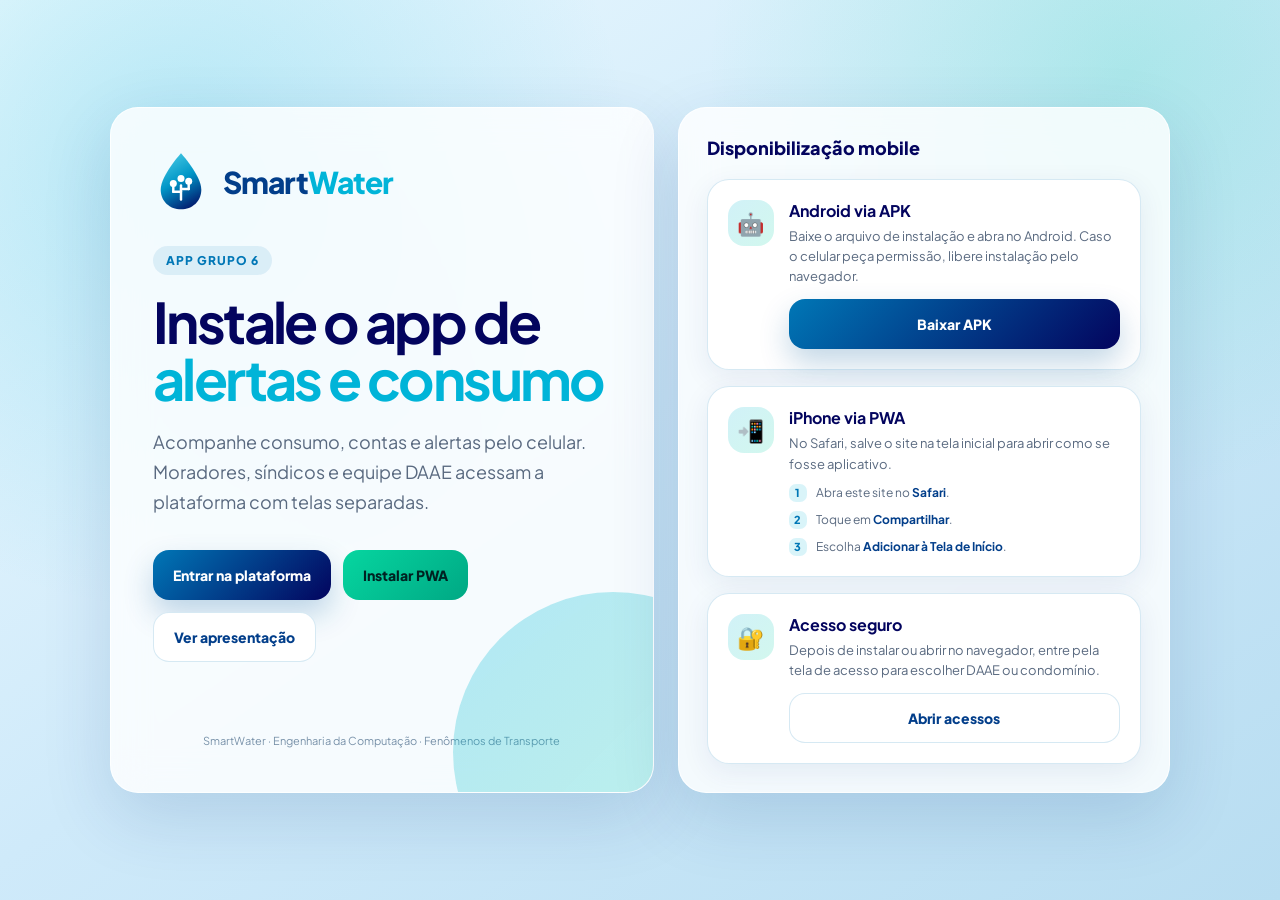
<file: app/frontend/www/index.html>
<!DOCTYPE html>
<html lang="pt-BR">
<head>
  <meta charset="UTF-8">
  <meta name="viewport" content="width=device-width, initial-scale=1.0, viewport-fit=cover">
  <meta name="theme-color" content="#0077B6">
  <meta name="apple-mobile-web-app-capable" content="yes">
  <meta name="apple-mobile-web-app-status-bar-style" content="default">
  <meta name="apple-mobile-web-app-title" content="SmartWater">
  <title>SmartWater - Instalar App</title>
  <link rel="manifest" href="./manifest.webmanifest">
  <link rel="apple-touch-icon" href="./icon.svg">
  <link rel="preconnect" href="https://fonts.googleapis.com">
  <link rel="preconnect" href="https://fonts.gstatic.com" crossorigin>
  <link href="https://fonts.googleapis.com/css2?family=Plus+Jakarta+Sans:wght@400;500;600;700;800&display=swap" rel="stylesheet">
  <style>
    *, *::before, *::after { box-sizing: border-box; margin: 0; padding: 0; }
    :root {
      --w1:#00B4D8; --w2:#0077B6; --w3:#023E8A; --w4:#03045E;
      --ok:#06D6A0; --ink:#071833; --muted:#5a6a80; --line:rgba(0,119,182,.16);
      --font:'Plus Jakarta Sans', system-ui, sans-serif;
    }
    html, body { min-height: 100%; font-family: var(--font); background:#e8f5fb; color:var(--ink); }
    body {
      background:
        radial-gradient(circle at 14% 18%, rgba(0,180,216,.22), transparent 34%),
        radial-gradient(circle at 88% 8%, rgba(6,214,160,.18), transparent 30%),
        linear-gradient(145deg, #eefaff 0%, #cfeafa 48%, #b8ddf1 100%);
    }
    .page { min-height:100vh; display:flex; align-items:center; justify-content:center; padding:32px 18px; }
    .wrap { width:min(1060px, 100%); display:grid; grid-template-columns:1.05fr .95fr; gap:24px; align-items:stretch; }
    .hero, .panel {
      background:rgba(255,255,255,.82); border:1px solid rgba(255,255,255,.78); border-radius:28px;
      box-shadow:0 24px 70px rgba(0,50,120,.14); backdrop-filter:blur(18px);
    }
    .hero { padding:42px; display:flex; flex-direction:column; justify-content:space-between; min-height:610px; overflow:hidden; position:relative; }
    .hero::after {
      content:''; position:absolute; width:320px; height:320px; right:-120px; bottom:-120px; border-radius:50%;
      background:linear-gradient(135deg, rgba(0,180,216,.28), rgba(6,214,160,.22));
    }
    .brand { display:flex; align-items:center; gap:14px; position:relative; z-index:1; }
    .logo { width:56px; height:64px; flex:none; }
    .brand-title { font-size:30px; font-weight:800; letter-spacing:-1px; color:var(--w3); }
    .brand-title span { color:var(--w1); }
    .badge {
      display:inline-flex; width:max-content; margin-top:32px; padding:7px 13px; border-radius:999px;
      background:rgba(0,119,182,.1); color:var(--w2); font-size:12px; font-weight:800; letter-spacing:.08em; text-transform:uppercase;
    }
    h1 { margin-top:18px; font-size:56px; line-height:1.02; letter-spacing:-2.6px; color:var(--w4); max-width:760px; }
    h1 span { color:var(--w1); }
    .lead { margin-top:20px; color:var(--muted); font-size:18px; line-height:1.65; max-width:650px; }
    .hero-actions { display:flex; flex-wrap:wrap; gap:12px; margin-top:34px; position:relative; z-index:1; }
    .btn {
      min-height:50px; border-radius:16px; border:0; padding:0 20px; display:inline-flex; align-items:center; justify-content:center; gap:9px;
      text-decoration:none; cursor:pointer; font:800 14px var(--font); transition:.18s transform,.18s box-shadow,.18s opacity;
    }
    .btn:hover { transform:translateY(-2px); }
    .btn-primary { background:linear-gradient(135deg,var(--w2),var(--w4)); color:#fff; box-shadow:0 14px 30px rgba(0,87,150,.24); }
    .btn-ghost { background:#fff; color:var(--w3); border:1px solid var(--line); }
    .btn-ok { background:linear-gradient(135deg,var(--ok),#00a884); color:#022; }
    .btn[disabled] { opacity:.55; cursor:not-allowed; transform:none; }
    .install-note { margin-top:12px; color:var(--muted); font-size:12px; line-height:1.5; min-height:18px; }
    .panel { padding:28px; display:flex; flex-direction:column; gap:16px; }
    .panel-title { font-size:18px; font-weight:800; color:var(--w4); margin-bottom:4px; }
    .install-card {
      background:#fff; border:1px solid var(--line); border-radius:22px; padding:20px; display:grid; grid-template-columns:auto 1fr; gap:15px;
      box-shadow:0 8px 28px rgba(0,50,120,.08);
    }
    .install-ic {
      width:46px; height:46px; border-radius:16px; display:flex; align-items:center; justify-content:center;
      background:linear-gradient(135deg,rgba(0,180,216,.18),rgba(6,214,160,.18)); font-size:22px;
    }
    .install-card h2 { font-size:16px; color:var(--w4); margin-bottom:5px; }
    .install-card p { font-size:13px; line-height:1.55; color:var(--muted); }
    .install-card .btn { margin-top:13px; width:100%; }
    .steps { display:grid; gap:9px; margin-top:10px; }
    .step { display:flex; gap:9px; font-size:12px; color:var(--muted); line-height:1.45; }
    .step b { color:var(--w3); }
    .dot { width:18px; height:18px; border-radius:7px; flex:none; background:rgba(0,180,216,.15); color:var(--w2); display:flex; align-items:center; justify-content:center; font-size:11px; font-weight:800; }
    .footer { margin-top:auto; padding-top:8px; color:#7790a8; font-size:11px; line-height:1.5; text-align:center; }
    @media (max-width: 850px) {
      .page { padding:0; }
      .wrap { grid-template-columns:1fr; gap:0; min-height:100vh; }
      .hero, .panel { border-radius:0; box-shadow:none; border-left:0; border-right:0; }
      .hero { min-height:auto; padding:30px 20px 24px; }
      h1 { font-size:40px; letter-spacing:-1.6px; }
      .lead { font-size:15px; }
      .panel { padding:20px; }
    }
  </style>
</head>
<body>
<main class="page">
  <div class="wrap">
    <section class="hero">
      <div>
        <div class="brand">
          <svg class="logo" viewBox="0 0 160 180" fill="none" aria-hidden="true">
            <defs><linearGradient id="lg" x1="40" y1="10" x2="130" y2="170" gradientUnits="userSpaceOnUse"><stop offset="0%" stop-color="#48CAE4"/><stop offset="45%" stop-color="#0096C7"/><stop offset="100%" stop-color="#03045E"/></linearGradient></defs>
            <path d="M80 8C80 8 22 72 22 112C22 145 48 168 80 168C112 168 138 145 138 112C138 72 80 8 80 8Z" fill="url(#lg)"/>
            <line x1="80" y1="140" x2="80" y2="100" stroke="white" stroke-width="7" stroke-linecap="round"/>
            <line x1="80" y1="118" x2="58" y2="118" stroke="white" stroke-width="7" stroke-linecap="round"/>
            <line x1="58" y1="118" x2="58" y2="96" stroke="white" stroke-width="7" stroke-linecap="round"/>
            <line x1="80" y1="110" x2="102" y2="110" stroke="white" stroke-width="7" stroke-linecap="round"/>
            <line x1="102" y1="110" x2="102" y2="90" stroke="white" stroke-width="7" stroke-linecap="round"/>
            <circle cx="58" cy="94" r="10" fill="white"/><circle cx="102" cy="88" r="10" fill="white"/><circle cx="80" cy="80" r="10" fill="white"/>
          </svg>
          <div class="brand-title">Smart<span>Water</span></div>
        </div>
        <div class="badge">App Grupo 6</div>
        <h1>Instale o app de <span>alertas e consumo</span></h1>
        <p class="lead">Acompanhe consumo, contas e alertas pelo celular. Moradores, síndicos e equipe DAAE acessam a plataforma com telas separadas.</p>
        <div class="hero-actions">
          <a class="btn btn-primary" href="./acesso.html">Entrar na plataforma</a>
          <button class="btn btn-ok" id="install-pwa" type="button" hidden>Instalar PWA</button>
          <a class="btn btn-ghost" href="./apresentacao/">Ver apresentação</a>
        </div>
        <div class="install-note" id="install-note"></div>
      </div>
      <div class="footer">SmartWater · Engenharia da Computação · Fenômenos de Transporte</div>
    </section>

    <aside class="panel">
      <div class="panel-title">Disponibilização mobile</div>

      <div class="install-card">
        <div class="install-ic">🤖</div>
        <div>
          <h2>Android via APK</h2>
          <p>Baixe o arquivo de instalação e abra no Android. Caso o celular peça permissão, libere instalação pelo navegador.</p>
          <a class="btn btn-primary" id="apk-link" href="./downloads/smartwater.apk" download>Baixar APK</a>
        </div>
      </div>

      <div class="install-card">
        <div class="install-ic">📲</div>
        <div>
          <h2>iPhone via PWA</h2>
          <p>No Safari, salve o site na tela inicial para abrir como se fosse aplicativo.</p>
          <div class="steps">
            <div class="step"><span class="dot">1</span><span>Abra este site no <b>Safari</b>.</span></div>
            <div class="step"><span class="dot">2</span><span>Toque em <b>Compartilhar</b>.</span></div>
            <div class="step"><span class="dot">3</span><span>Escolha <b>Adicionar à Tela de Início</b>.</span></div>
          </div>
        </div>
      </div>

      <div class="install-card">
        <div class="install-ic">🔐</div>
        <div>
          <h2>Acesso seguro</h2>
          <p>Depois de instalar ou abrir no navegador, entre pela tela de acesso para escolher DAAE ou condomínio.</p>
          <a class="btn btn-ghost" href="./acesso.html">Abrir acessos</a>
        </div>
      </div>
    </aside>
  </div>
</main>

<script>
let deferredPrompt = null;
const installBtn = document.getElementById('install-pwa');
const installNote = document.getElementById('install-note');

if ('serviceWorker' in navigator) {
  navigator.serviceWorker.register('./sw.js').catch(() => {});
}

window.addEventListener('beforeinstallprompt', (event) => {
  event.preventDefault();
  deferredPrompt = event;
  installBtn.hidden = false;
  installNote.textContent = 'Seu navegador permite instalar o SmartWater como app.';
});

installBtn.addEventListener('click', async () => {
  if (!deferredPrompt) return;
  deferredPrompt.prompt();
  await deferredPrompt.userChoice;
  deferredPrompt = null;
  installBtn.hidden = true;
  installNote.textContent = 'Se a instalação não aparecer, use o menu do navegador e escolha instalar app.';
});

const isIos = /iphone|ipad|ipod/i.test(navigator.userAgent);
if (isIos) {
  installNote.textContent = 'No iPhone, use Safari > Compartilhar > Adicionar à Tela de Início.';
}
</script>
</body>
</html>
</file>
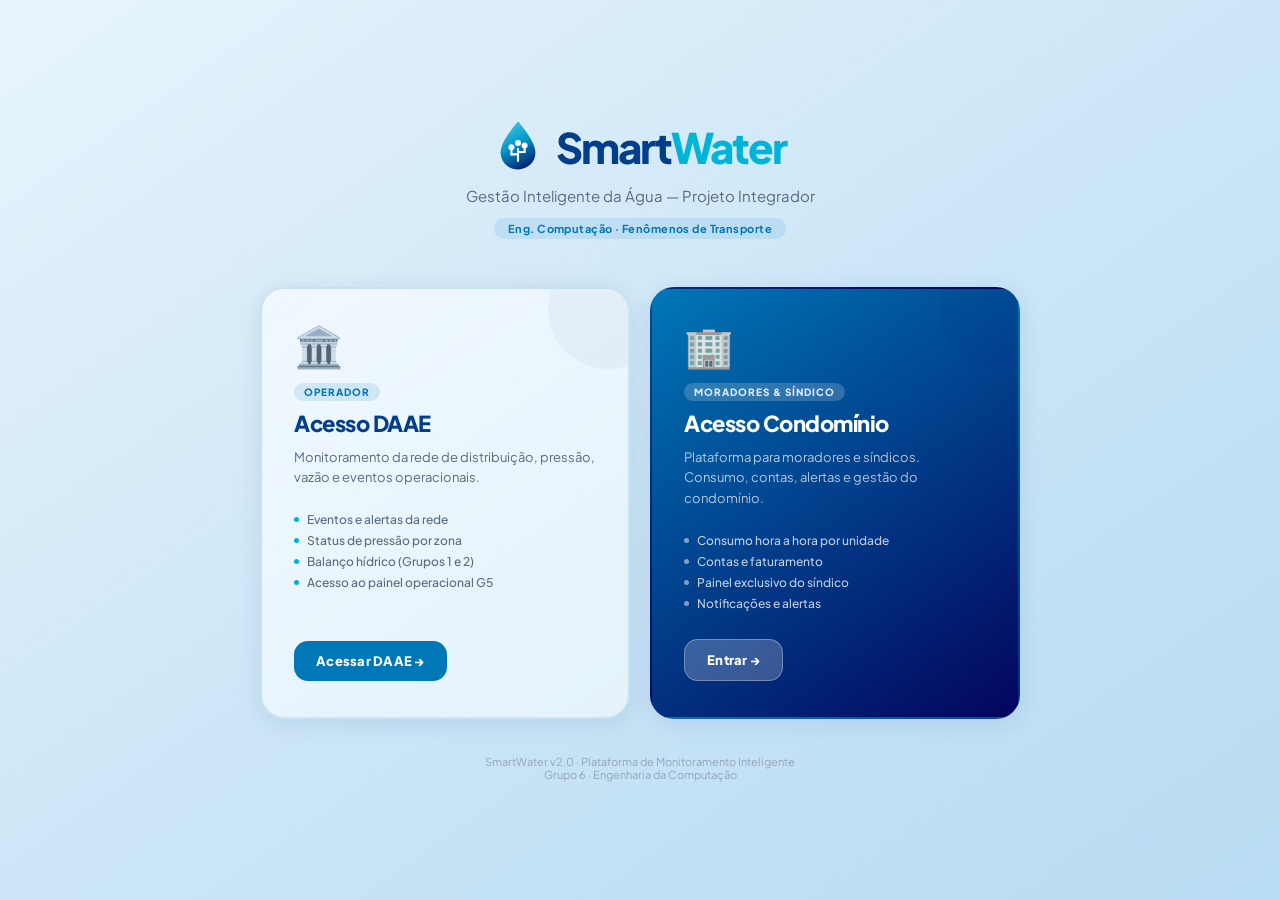
<file: app/frontend/www/acesso.html>
<!DOCTYPE html>
<html lang="pt-BR">
<head>
  <meta charset="UTF-8">
  <meta name="viewport" content="width=device-width, initial-scale=1.0, viewport-fit=cover">
  <title>SmartWater — Plataforma Inteligente</title>
  <link rel="preconnect" href="https://fonts.googleapis.com">
  <link rel="preconnect" href="https://fonts.gstatic.com" crossorigin>
  <link href="https://fonts.googleapis.com/css2?family=Plus+Jakarta+Sans:wght@300;400;500;600;700;800&display=swap" rel="stylesheet">
  <style>
    *, *::before, *::after { box-sizing: border-box; margin: 0; padding: 0; }
    :root {
      --w1: #00B4D8; --w2: #0077B6; --w3: #023E8A; --w4: #03045E;
      --a2: #90E0EF; --ok: #06D6A0; --font: 'Plus Jakarta Sans', system-ui, sans-serif;
      --body: 'Plus Jakarta Sans', system-ui, sans-serif;
    }
    html, body {
      height: 100%; font-family: var(--body);
      background: linear-gradient(145deg, #e8f4fb 0%, #cce6f7 50%, #b8dcf2 100%);
    }

    /* ── Layout principal ── */
    .landing {
      min-height: 100vh;
      display: flex; flex-direction: column;
      align-items: center; justify-content: center;
      padding: 40px 20px;
      gap: 0;
    }

    /* ── Header ── */
    .landing-header {
      text-align: center; margin-bottom: 48px;
    }
    .landing-logo {
      display: flex; align-items: center; justify-content: center; gap: 14px;
      margin-bottom: 12px;
    }
    .landing-title {
      font-family: var(--font); font-size: 42px; font-weight: 800;
      color: var(--w3); letter-spacing: -2px;
    }
    .landing-title span { color: var(--w1); }
    .landing-sub {
      font-size: 15px; color: #5a6a80; margin-top: 6px; line-height: 1.5;
    }
    .landing-badge {
      display: inline-flex; align-items: center; gap: 6px;
      background: rgba(0,119,182,.1); color: var(--w2);
      font-size: 11px; font-weight: 700; padding: 4px 14px;
      border-radius: 20px; margin-top: 10px;
      font-family: var(--font); letter-spacing: .04em;
    }

    /* ── Cards de acesso ── */
    .access-grid {
      display: grid;
      grid-template-columns: 1fr 1fr;
      gap: 20px;
      width: 100%;
      max-width: 760px;
    }
    @media (max-width: 600px) {
      .access-grid { grid-template-columns: 1fr; max-width: 400px; }
      .landing-title { font-size: 32px; }
    }

    .access-card {
      background: #fff;
      border-radius: 24px;
      padding: 36px 32px;
      cursor: pointer;
      text-decoration: none;
      display: flex; flex-direction: column; align-items: flex-start; gap: 0;
      box-shadow: 0 4px 24px rgba(0,50,120,.10);
      border: 2px solid transparent;
      transition: transform .18s, box-shadow .18s, border-color .18s;
      position: relative; overflow: hidden;
    }
    .access-card::before {
      content: '';
      position: absolute; top: -40px; right: -40px;
      width: 120px; height: 120px;
      border-radius: 50%;
      background: currentColor;
      opacity: .04;
    }
    .access-card:hover {
      transform: translateY(-4px);
      box-shadow: 0 12px 40px rgba(0,50,120,.16);
    }

    /* Card DAAE */
    .card-daae {
      color: var(--w3);
      border-color: rgba(0,119,182,.15);
      background: linear-gradient(145deg, #f0f8ff, #e4f2fa);
    }
    .card-daae:hover { border-color: var(--w2); }

    /* Card Condomínio */
    .card-cond {
      color: var(--w4);
      background: linear-gradient(145deg, var(--w2), var(--w4));
    }
    .card-cond:hover { box-shadow: 0 12px 40px rgba(0,50,120,.28); }

    .card-icon {
      font-size: 40px; margin-bottom: 18px; line-height: 1;
    }
    .card-tag {
      font-size: 10px; font-weight: 800; letter-spacing: .1em;
      text-transform: uppercase; margin-bottom: 8px;
      padding: 3px 10px; border-radius: 20px;
      font-family: var(--font);
    }
    .card-daae  .card-tag { background: rgba(0,119,182,.12); color: var(--w2); }
    .card-cond  .card-tag { background: rgba(255,255,255,.18); color: rgba(255,255,255,.85); }

    .card-title {
      font-family: var(--font); font-size: 22px; font-weight: 800;
      letter-spacing: -.5px; margin-bottom: 10px;
    }
    .card-daae  .card-title { color: var(--w3); }
    .card-cond  .card-title { color: #fff; }

    .card-desc {
      font-size: 13px; line-height: 1.6; margin-bottom: 24px;
    }
    .card-daae  .card-desc { color: #5a6a80; }
    .card-cond  .card-desc { color: rgba(255,255,255,.7); }

    .card-features {
      display: flex; flex-direction: column; gap: 6px;
      margin-bottom: 28px; width: 100%;
    }
    .card-feature {
      display: flex; align-items: center; gap: 8px;
      font-size: 12px; font-weight: 500;
    }
    .card-daae  .card-feature { color: #5a6a80; }
    .card-cond  .card-feature { color: rgba(255,255,255,.75); }
    .card-feature-dot {
      width: 5px; height: 5px; border-radius: 50%; flex-shrink: 0;
    }
    .card-daae  .card-feature-dot { background: var(--w1); }
    .card-cond  .card-feature-dot { background: rgba(255,255,255,.5); }

    .card-btn {
      display: inline-flex; align-items: center; gap: 8px;
      padding: 12px 22px; border-radius: 14px;
      font-family: var(--font); font-size: 13px; font-weight: 800;
      border: none; cursor: pointer; text-decoration: none;
      margin-top: auto; transition: opacity .15s;
      letter-spacing: .02em;
    }
    .card-btn:hover { opacity: .88; }
    .card-daae .card-btn {
      background: var(--w2); color: #fff;
    }
    .card-cond .card-btn {
      background: rgba(255,255,255,.22);
      color: #fff;
      border: 1.5px solid rgba(255,255,255,.3);
    }

    /* ── Rodapé ── */
    .landing-footer {
      margin-top: 36px;
      text-align: center;
      font-size: 11px;
      color: #94a3b8;
    }

  </style>
</head>
<body>
<div class="landing">

  <!-- Header -->
  <div class="landing-header">
    <div class="landing-logo">
      <svg width="48" height="54" viewBox="0 0 160 180" fill="none">
        <defs>
          <linearGradient id="lg" x1="40" y1="10" x2="130" y2="170" gradientUnits="userSpaceOnUse">
            <stop offset="0%" stop-color="#48CAE4"/><stop offset="45%" stop-color="#0096C7"/><stop offset="100%" stop-color="#03045E"/>
          </linearGradient>
        </defs>
        <path d="M80 8C80 8 22 72 22 112C22 145 48 168 80 168C112 168 138 145 138 112C138 72 80 8 80 8Z" fill="url(#lg)"/>
        <line x1="80" y1="140" x2="80" y2="100" stroke="white" stroke-width="7" stroke-linecap="round"/>
        <line x1="80" y1="118" x2="58" y2="118" stroke="white" stroke-width="7" stroke-linecap="round"/>
        <line x1="58" y1="118" x2="58" y2="96" stroke="white" stroke-width="7" stroke-linecap="round"/>
        <line x1="80" y1="110" x2="102" y2="110" stroke="white" stroke-width="7" stroke-linecap="round"/>
        <line x1="102" y1="110" x2="102" y2="90" stroke="white" stroke-width="7" stroke-linecap="round"/>
        <circle cx="58" cy="94" r="10" fill="white"/><circle cx="102" cy="88" r="10" fill="white"/><circle cx="80" cy="80" r="10" fill="white"/>
      </svg>
      <div class="landing-title">Smart<span>Water</span></div>
    </div>
    <div class="landing-sub">Gestão Inteligente da Água — Projeto Integrador</div>
    <div class="landing-badge">Eng. Computação · Fenômenos de Transporte</div>
  </div>

  <!-- Cards de acesso -->
  <div class="access-grid">

    <!-- Card DAAE -->
    <a href="./daae.html" class="access-card card-daae">
      <div class="card-icon">🏛️</div>
      <div class="card-tag">Operador</div>
      <div class="card-title">Acesso DAAE</div>
      <div class="card-desc">
        Monitoramento da rede de distribuição, pressão, vazão e eventos operacionais.
      </div>
      <div class="card-features">
        <div class="card-feature"><span class="card-feature-dot"></span>Eventos e alertas da rede</div>
        <div class="card-feature"><span class="card-feature-dot"></span>Status de pressão por zona</div>
        <div class="card-feature"><span class="card-feature-dot"></span>Balanço hídrico (Grupos 1 e 2)</div>
        <div class="card-feature"><span class="card-feature-dot"></span>Acesso ao painel operacional G5</div>
      </div>
      <span class="card-btn">Acessar DAAE →</span>
    </a>

    <!-- Card Condomínio -->
    <a href="./splash.html" class="access-card card-cond">
      <div class="card-icon">🏢</div>
      <div class="card-tag">Moradores & Síndico</div>
      <div class="card-title">Acesso Condomínio</div>
      <div class="card-desc">
        Plataforma para moradores e síndicos. Consumo, contas, alertas e gestão do condomínio.
      </div>
      <div class="card-features">
        <div class="card-feature"><span class="card-feature-dot"></span>Consumo hora a hora por unidade</div>
        <div class="card-feature"><span class="card-feature-dot"></span>Contas e faturamento</div>
        <div class="card-feature"><span class="card-feature-dot"></span>Painel exclusivo do síndico</div>
        <div class="card-feature"><span class="card-feature-dot"></span>Notificações e alertas</div>
      </div>
      <span class="card-btn">Entrar →</span>
    </a>

  </div>

  <div class="landing-footer">
    SmartWater v2.0 · Plataforma de Monitoramento Inteligente<br>
    Grupo 6 · Engenharia da Computação
  </div>

</div>

<script>
// Se já logado no condomínio, link do card vai direto pro app
(function() {
  try {
    const token = localStorage.getItem('sw_token');
    if (token) {
      const cardCond = document.querySelector('.card-cond');
      if (cardCond) {
        cardCond.href = './app.html'; // já logado: vai direto pro app
        cardCond.querySelector('.card-btn').textContent = 'Continuar →';
        cardCond.querySelector('.card-tag').textContent = 'Logado';
      }
    }
  } catch(e) {}
})();
</script>
</body>
</html>
</file>
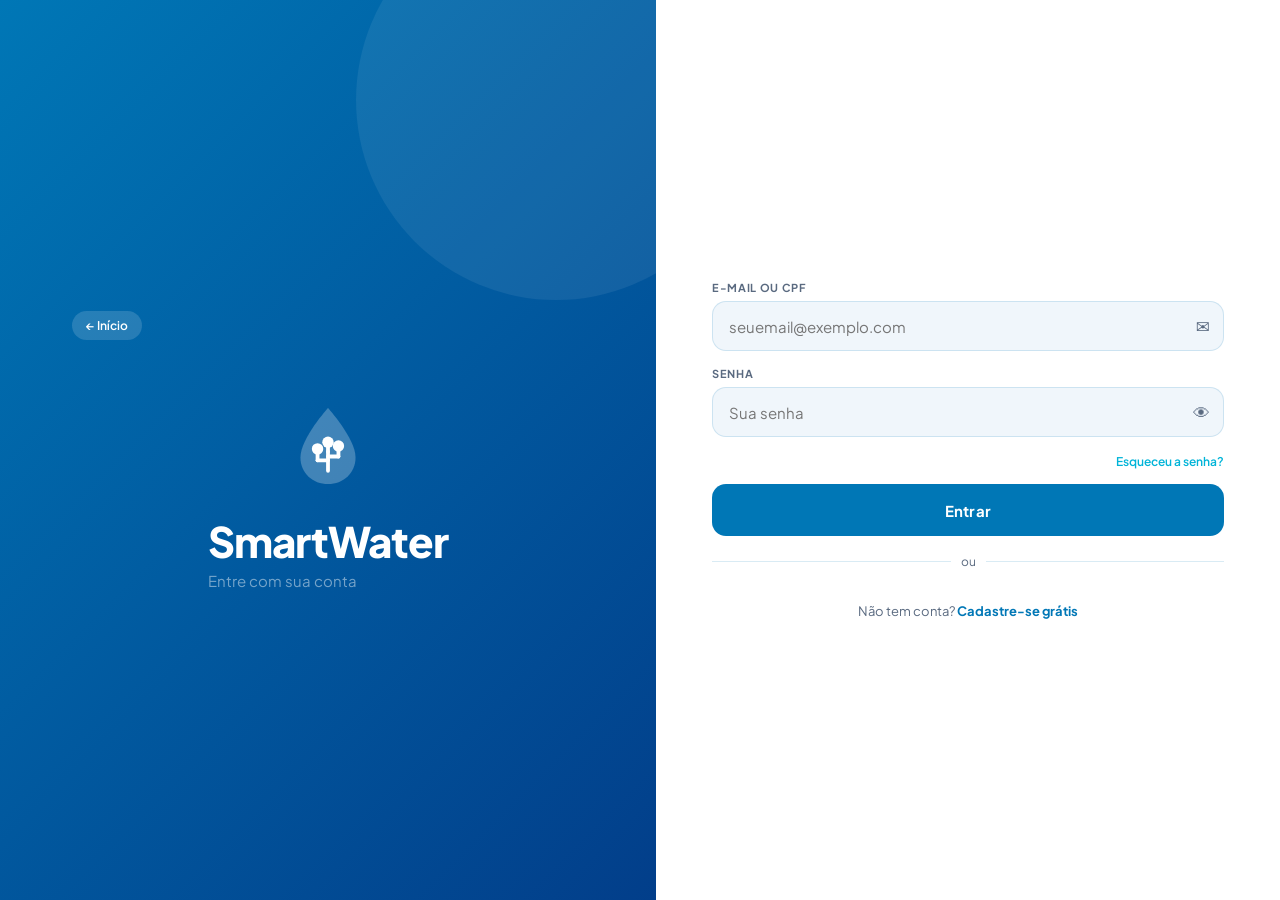
<file: app/frontend/www/app.html>
﻿<!DOCTYPE html>
<html lang="pt-BR">
<head>
  <meta charset="UTF-8">
  <meta name="viewport" content="width=device-width, initial-scale=1.0, viewport-fit=cover">
  <title>SmartWater</title>
  <link rel="preconnect" href="https://fonts.googleapis.com">
  <link rel="preconnect" href="https://fonts.gstatic.com" crossorigin>
  <link href="https://fonts.googleapis.com/css2?family=Plus+Jakarta+Sans:wght@300;400;500;600;700;800&display=swap" rel="stylesheet">
  <link rel="stylesheet" href="./styles.css">
  <style>
    /* ── Mobile: shell altura fixa para scroll interno por aba ── */
    @media (max-width: 599px) {
      html, body { height: 100vh; height: 100dvh; overflow: hidden; }
      .shell { height: 100vh; height: 100dvh; min-height: unset; }
    }
    @media (min-width: 600px) and (max-width: 767px) {
      .shell {
        height: calc(100vh - 56px); height: calc(100dvh - 56px);
        max-height: calc(100vh - 56px); max-height: calc(100dvh - 56px);
        min-height: unset;
      }
    }
    @media (min-width: 768px) and (max-width: 1023px) {
      .shell { height: calc(100vh - 80px); }
    }
    @media (min-width: 768px) and (max-width: 1023px) and (orientation: landscape) {
      .shell { height: calc(100vh - 32px); }
    }

    /* ── Desktop: tela cheia com sidebar de navegação ── */
    @media (min-width: 1024px) {
      html, body { height: 100vh; overflow: hidden; padding: 0; }
      body { background: var(--bg2); flex-direction: column; align-items: stretch; }

      /* Shell vira o container raiz, ocupa 100% da tela em grid */
      .shell {
        width: 100vw; height: 100vh;
        min-height: unset; max-height: none;
        border-radius: 0; box-shadow: none;
        display: grid;
        grid-template-columns: 220px 1fr;
        grid-template-rows: auto 1fr;
      }

      /* Header: faixa azul no topo, largura total */
      .app-header {
        grid-column: 1 / -1;
        grid-row: 1;
        padding: 14px 32px;
      }
      .app-header::after { display: none; }

      /* Sidebar: navegação lateral */
      .bottom-nav {
        grid-column: 1;
        grid-row: 2;
        position: static;
        flex-direction: column;
        width: 220px; height: auto;
        border-top: none;
        border-right: 1px solid var(--bd);
        box-shadow: none;
        padding: 16px 8px;
        gap: 4px;
        align-items: stretch;
      }
      .nav-item {
        flex-direction: row;
        justify-content: flex-start;
        gap: 14px;
        padding: 13px 16px 13px;
        border-radius: 12px;
      }
      .nav-item.active::before {
        top: 50%; left: 0; transform: translateY(-50%);
        width: 3px; height: 28px;
        border-radius: 0 3px 3px 0;
      }
      .nav-item .nav-label { font-size: 13px; font-weight: 600; }
      .nav-badge { top: 6px; left: 28px; right: auto; }

      /* Conteúdo principal: coluna direita */
      .app-content {
        grid-column: 2;
        grid-row: 2;
        padding: 28px 40px 28px;
      }

      /* Grids aproveitam a largura extra */
      .notif-summary { grid-template-columns: repeat(4, 1fr); }
      .sindico-stats  { grid-template-columns: repeat(3, 1fr); }

      /* Painel lateral antigo: removido */
      .desktop-panel { display: none !important; }
    }
  </style>
</head>
<body>

<!-- SHELL (app movel) -->
<div class="shell" id="app">

  <!-- HEADER -->
  <div class="app-header" id="app-header">
    <div class="ah-row">
      <div>
        <div class="ah-greeting" id="ah-greeting">Carregando...</div>
        <div class="ah-name" id="ah-name">SmartWater</div>
      </div>
      <div style="display:flex;align-items:center;gap:8px">
        <a href="./cidade.html" id="btn-cidade" title="Painel Cidade DAAE" style="display:none;width:32px;height:32px;border-radius:50%;background:rgba(255,255,255,.15);border:1.5px solid rgba(255,255,255,.25);align-items:center;justify-content:center;font-size:15px;text-decoration:none;color:#fff">🌆</a>
        <div class="ah-avatar" id="ah-avatar" onclick="switchTab('perfil')">&#128100;</div>
      </div>
    </div>
    <div id="cidade-alerta-banner" style="display:none;margin-top:8px;background:rgba(239,35,60,.2);border-radius:10px;padding:6px 12px;font-size:11px;color:#fff;display:flex;align-items:center;gap:6px"></div>
  </div>

  <!-- ABA: DASHBOARD -->
  <div class="app-content" id="tab-dashboard">
    <div style="padding-top:6px">
      <div class="loading-shimmer" style="height:180px;border-radius:24px;margin-bottom:14px"></div>
      <div class="loading-shimmer" style="height:80px;border-radius:18px;margin-bottom:14px"></div>
      <div class="loading-shimmer" style="height:200px;border-radius:20px;margin-bottom:14px"></div>
    </div>
  </div>

  <!-- ABA: NOTIFICACOES -->
  <div class="app-content" id="tab-notificacoes" style="display:none">
    <div style="padding-top:6px">
      <div class="loading-shimmer" style="height:120px;border-radius:20px;margin-bottom:14px"></div>
    </div>
  </div>

  <!-- ABA: SINDICO / REDE (conteúdo varia por perfil) -->
  <div class="app-content" id="tab-sindico" style="display:none"></div>

  <!-- ABA EXTRA: CONSUMO DETALHADO (injetada por JS) -->
  <div class="app-content" id="tab-consumo-det" style="display:none">
    <div style="padding-top:6px">
      <button onclick="voltarDashboard()" style="display:inline-flex;align-items:center;gap:6px;background:var(--bg3);border:none;color:var(--txt2);font-size:12px;font-weight:600;padding:7px 14px;border-radius:20px;cursor:pointer;font-family:var(--body);margin-bottom:12px">&#8592; Voltar ao Dashboard</button>
      <div class="loading-shimmer" style="height:280px;border-radius:16px"></div>
    </div>
  </div>

  <!-- ABA: PERFIL -->
  <div class="app-content" id="tab-perfil" style="display:none;padding:0;overflow-y:auto"></div>

  <!-- BOTTOM NAV -->
  <nav class="bottom-nav">
    <button class="nav-item active" id="nav-dashboard" onclick="switchTab('dashboard')">
      <span class="nav-icon">&#128167;</span>
      <span class="nav-label">Consumo</span>
    </button>
    <button class="nav-item" id="nav-notificacoes" onclick="switchTab('notificacoes')">
      <span class="nav-icon">&#128276;</span>
      <span class="nav-label">Alertas</span>
      <span class="nav-badge" id="badge-notif" style="display:none">0</span>
    </button>
    <button class="nav-item" id="nav-sindico" onclick="switchTab('sindico')">
      <span class="nav-icon">&#127970;</span>
      <span class="nav-label">Sindico</span>
    </button>
    <button class="nav-item" id="nav-perfil" onclick="switchTab('perfil')">
      <span class="nav-icon">&#128100;</span>
      <span class="nav-label">Perfil</span>
    </button>
  </nav>
</div>

<!-- PAINEL LATERAL DESKTOP (visivel em telas >= 1024px via CSS) -->
<div class="desktop-panel" id="desktop-panel">

  <!-- Cabecalho do painel -->
  <div style="display:flex;align-items:center;gap:14px">
    <svg width="36" height="40" viewBox="0 0 160 180" fill="none">
      <defs>
        <linearGradient id="dpg1" x1="40" y1="10" x2="130" y2="170" gradientUnits="userSpaceOnUse">
          <stop offset="0%" stop-color="#48CAE4"/><stop offset="100%" stop-color="#023E8A"/>
        </linearGradient>
      </defs>
      <path d="M80 8C80 8 22 72 22 112C22 145 48 168 80 168C112 168 138 145 138 112C138 72 80 8 80 8Z" fill="url(#dpg1)"/>
      <line x1="80" y1="140" x2="80" y2="100" stroke="white" stroke-width="8" stroke-linecap="round"/>
      <line x1="80" y1="118" x2="58" y2="118" stroke="white" stroke-width="8" stroke-linecap="round"/>
      <line x1="58" y1="118" x2="58" y2="96" stroke="white" stroke-width="8" stroke-linecap="round"/>
      <line x1="80" y1="110" x2="102" y2="110" stroke="white" stroke-width="8" stroke-linecap="round"/>
      <line x1="102" y1="110" x2="102" y2="90" stroke="white" stroke-width="8" stroke-linecap="round"/>
      <line x1="80" y1="100" x2="80" y2="82" stroke="white" stroke-width="8" stroke-linecap="round"/>
      <circle cx="58" cy="94" r="10" fill="white"/><circle cx="102" cy="88" r="10" fill="white"/><circle cx="80" cy="80" r="10" fill="white"/>
    </svg>
    <div>
      <div style="font-family:var(--font);font-size:26px;font-weight:800;color:var(--w3);letter-spacing:-1px">Smart<span style="color:var(--w1)">Water</span></div>
      <div style="font-size:12px;color:var(--txt2)">Plataforma de monitoramento inteligente</div>
    </div>
  </div>

  <!-- Cards rapidos -->
  <div style="display:grid;grid-template-columns:1fr 1fr;gap:16px">

    <div class="dp-stat-card" style="background:linear-gradient(145deg,#0077B6,#03045E);color:#fff">
      <div class="dp-stat-label" style="color:rgba(255,255,255,.55)">
        <span class="dp-stat-label-dot" style="background:#90E0EF;opacity:1"></span>
        Consumo do mes
      </div>
      <div class="dp-num-wrap">
        <span class="dp-num-int" style="color:#fff" id="dp-consumo">—</span>
        <span class="dp-num-unit" style="color:rgba(255,255,255,.6)">L</span>
      </div>
      <div class="dp-stat-sub" style="color:rgba(255,255,255,.5)">
        <span class="dp-trend down" id="dp-trend-consumo" style="background:rgba(6,214,160,.18);color:#6EFFD8">— %</span>
        vs mes anterior
      </div>
    </div>

    <div class="dp-stat-card" style="background:var(--bg)">
      <div class="dp-stat-label" style="color:var(--txt3)">
        <span class="dp-stat-label-dot" style="background:var(--w2);opacity:.6"></span>
        Fatura estimada
      </div>
      <div class="dp-num-wrap">
        <span class="dp-num-dec" style="color:var(--txt3)">R$</span>
        <span class="dp-num-int" style="color:var(--w2)" id="dp-fatura">—</span>
      </div>
      <div class="dp-stat-sub">
        <span class="dp-trend info">&#128202; Projecao</span>
        do fechamento
      </div>
    </div>

    <div class="dp-stat-card" style="background:var(--okl)">
      <div class="dp-stat-label" style="color:#047a57">
        <span class="dp-stat-label-dot" style="background:var(--ok);opacity:1"></span>
        Meta mensal
      </div>
      <div class="dp-num-wrap">
        <span class="dp-num-int" style="color:var(--ok)" id="dp-meta-pct">—</span>
        <span class="dp-num-unit" style="color:var(--ok);opacity:.7;font-size:20px;padding-bottom:4px">%</span>
      </div>
      <div class="dp-stat-sub" style="color:#047a57">
        <span class="dp-trend down" style="background:rgba(6,214,160,.15);color:#047a57">4.500 L</span>
        limite mensal
      </div>
    </div>

    <div class="dp-stat-card" style="background:var(--warnl)">
      <div class="dp-stat-label" style="color:#8a6200">
        <span class="dp-stat-label-dot" style="background:var(--warn);opacity:1"></span>
        Alertas ativos
      </div>
      <div class="dp-num-wrap">
        <span class="dp-num-int" style="color:var(--warn)" id="dp-alertas">—</span>
      </div>
      <div class="dp-stat-sub" style="color:#8a6200">
        <span class="dp-trend warn">&#9888;&#65039; nao lidos</span>
        neste momento
      </div>
    </div>

  </div>

  <!-- Grafico tendencia -->
  <div style="background:var(--bg);border-radius:24px;padding:24px;box-shadow:0 2px 16px rgba(0,50,120,0.07)">
    <div style="display:flex;justify-content:space-between;align-items:center;margin-bottom:16px">
      <div style="font-family:var(--font);font-size:15px;font-weight:800;color:var(--txt)">Tendencia — ultimas 4 semanas</div>
      <div style="font-size:11px;color:var(--txt2)">L/dia</div>
    </div>
    <svg viewBox="0 0 400 100" width="100%" style="overflow:visible">
      <defs>
        <linearGradient id="lineGrad" x1="0" y1="0" x2="0" y2="1">
          <stop offset="0%" stop-color="rgba(0,180,216,0.25)"/>
          <stop offset="100%" stop-color="rgba(0,180,216,0)"/>
        </linearGradient>
      </defs>
      <line x1="0" y1="20" x2="400" y2="20" stroke="var(--bd)" stroke-width="1" stroke-dasharray="4,4"/>
      <line x1="0" y1="50" x2="400" y2="50" stroke="var(--bd)" stroke-width="1" stroke-dasharray="4,4"/>
      <line x1="0" y1="80" x2="400" y2="80" stroke="var(--bd)" stroke-width="1" stroke-dasharray="4,4"/>
      <path d="M0,70 C30,65 60,45 90,55 C120,65 150,30 180,40 C210,50 240,20 270,35 C300,50 330,25 360,30 C380,33 400,28 400,28 L400,100 L0,100 Z" fill="url(#lineGrad)"/>
      <path d="M0,70 C30,65 60,45 90,55 C120,65 150,30 180,40 C210,50 240,20 270,35 C300,50 330,25 360,30 C380,33 400,28 400,28" fill="none" stroke="var(--w1)" stroke-width="2.5" stroke-linecap="round" stroke-linejoin="round"/>
      <circle cx="400" cy="28" r="5" fill="var(--w1)"/>
      <circle cx="400" cy="28" r="9" fill="var(--w1)" opacity=".2"/>
      <text x="0"   y="98" font-size="10" fill="var(--txt3)" font-family="DM Sans,sans-serif">Sem 1</text>
      <text x="130" y="98" font-size="10" fill="var(--txt3)" font-family="DM Sans,sans-serif">Sem 2</text>
      <text x="260" y="98" font-size="10" fill="var(--txt3)" font-family="DM Sans,sans-serif">Sem 3</text>
      <text x="358" y="98" font-size="10" fill="var(--txt3)" font-family="DM Sans,sans-serif">Hoje</text>
    </svg>
  </div>

  <!-- Alertas recentes -->
  <div style="background:var(--bg);border-radius:24px;padding:24px;box-shadow:0 2px 16px rgba(0,50,120,0.07)">
    <div style="font-family:var(--font);font-size:15px;font-weight:800;color:var(--txt);margin-bottom:16px">&#128276; Alertas recentes</div>
    <div id="dp-notifs-list">
      <div class="dp-notif-row" style="border-left:3px solid var(--err)">
        <div>&#128680;</div>
        <div><div style="font-size:12px;font-weight:700;color:var(--txt)">Possivel vazamento detectado</div><div style="font-size:11px;color:var(--txt2);margin-top:2px">Consumo noturno anormal — Agora</div></div>
      </div>
      <div class="dp-notif-row" style="border-left:3px solid var(--warn)">
        <div>&#128202;</div>
        <div><div style="font-size:12px;font-weight:700;color:var(--txt)">Consumo 42% acima da media</div><div style="font-size:11px;color:var(--txt2);margin-top:2px">2h atras</div></div>
      </div>
      <div class="dp-notif-row" style="border-left:3px solid var(--warn)">
        <div>&#127919;</div>
        <div><div style="font-size:12px;font-weight:700;color:var(--txt)">Meta mensal em risco (85%)</div><div style="font-size:11px;color:var(--txt2);margin-top:2px">Hoje, 08:30</div></div>
      </div>
    </div>
  </div>

  <!-- Dicas -->
  <div style="background:linear-gradient(135deg,#e8f7fd,#d0eef9);border-radius:24px;padding:24px;border:1.5px solid rgba(0,180,216,.15)">
    <div style="font-family:var(--font);font-size:15px;font-weight:800;color:var(--w3);margin-bottom:14px">&#128161; Dicas de economia</div>
    <div style="display:flex;flex-direction:column;gap:12px">
      <div style="display:flex;gap:10px;align-items:flex-start">
        <span style="font-size:20px">&#128703;</span>
        <div><div style="font-size:13px;font-weight:600;color:var(--txt)">Reduza o tempo no banho</div><div style="font-size:11px;color:var(--txt2);margin-top:2px">Cada minuto a menos economiza ~9L por dia.</div></div>
      </div>
      <div style="display:flex;gap:10px;align-items:flex-start">
        <span style="font-size:20px">&#128295;</span>
        <div><div style="font-size:13px;font-weight:600;color:var(--txt)">Verifique goteiras hoje</div><div style="font-size:11px;color:var(--txt2);margin-top:2px">Uma torneira pingando gasta ate 46L/dia.</div></div>
      </div>
      <div style="display:flex;gap:10px;align-items:flex-start">
        <span style="font-size:20px">&#127769;</span>
        <div><div style="font-size:13px;font-weight:600;color:var(--txt)">Monitore o consumo noturno</div><div style="font-size:11px;color:var(--txt2);margin-top:2px">Pico entre 00h-05h pode indicar vazamento.</div></div>
      </div>
    </div>
  </div>

  <div style="font-size:11px;color:var(--txt3);text-align:center;padding-bottom:8px">
    SmartWater v2.0 · Plataforma Inteligente de Monitoramento
  </div>

</div>

<script src="./js/api.js"></script>
<script src="./js/utils.js"></script>
<script src="./js/app.js"></script>
</body>
</html>
</file>
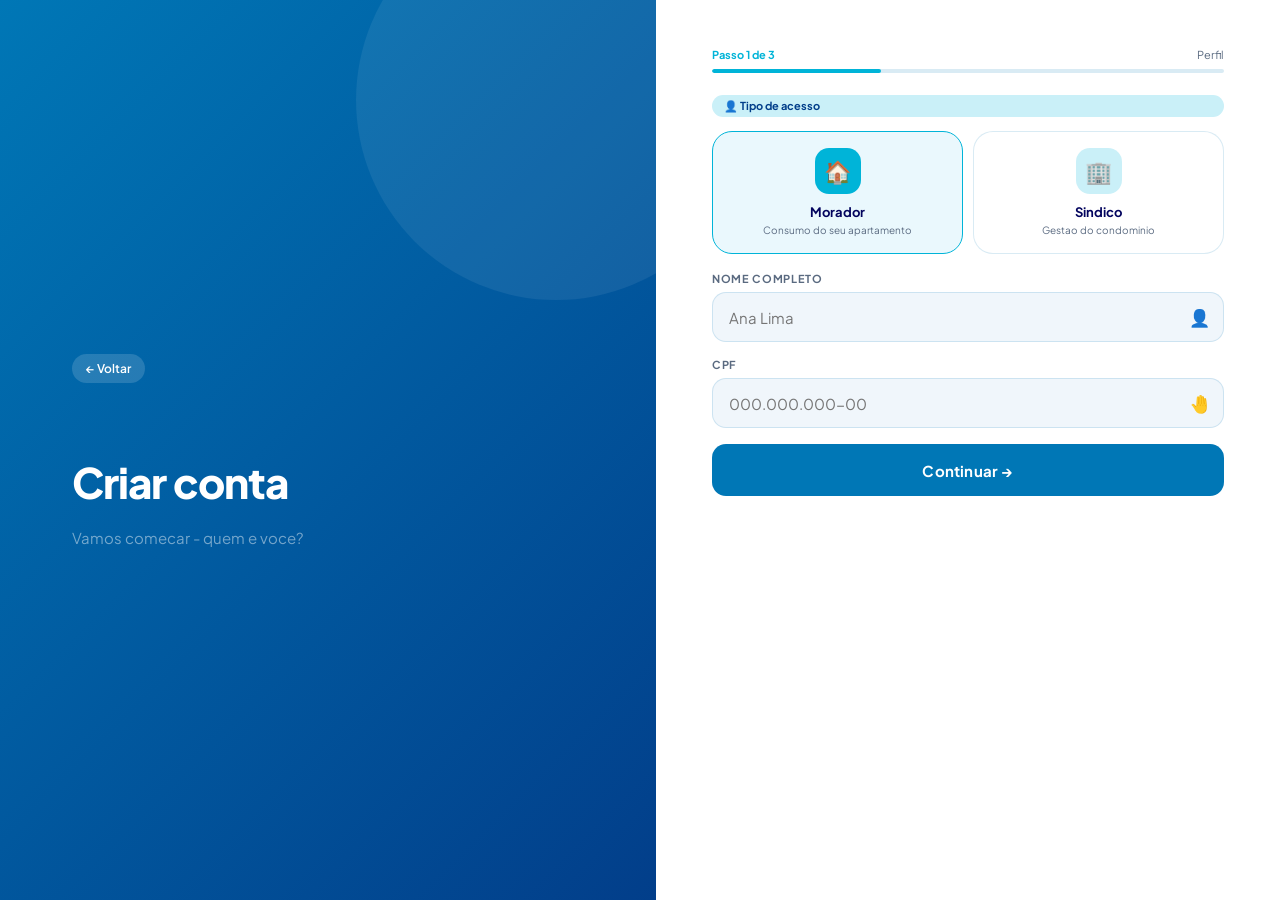
<file: app/frontend/www/cadastro.html>
﻿<!DOCTYPE html>
<html lang="pt-BR">
<head>
  <meta charset="UTF-8">
  <meta name="viewport" content="width=device-width, initial-scale=1.0, viewport-fit=cover">
  <title>SmartWater — Criar conta</title>
  <link rel="preconnect" href="https://fonts.googleapis.com">
  <link rel="preconnect" href="https://fonts.gstatic.com" crossorigin>
  <link href="https://fonts.googleapis.com/css2?family=Plus+Jakarta+Sans:wght@300;400;500;600;700;800&display=swap" rel="stylesheet">
  <link rel="stylesheet" href="./styles.css">
  <style>
    @media (min-width: 1024px) {
      html, body { height: 100vh; padding: 0 !important; overflow: hidden; }
      body { flex-direction: row !important; align-items: stretch !important; justify-content: flex-start !important; }
      .shell {
        width: 100% !important; height: 100vh !important;
        min-height: unset !important; border-radius: 0 !important;
        box-shadow: none !important; max-height: none !important; overflow: hidden !important;
      }
      .screen { flex-direction: row; height: 100vh; }
      /* Coluna esquerda: branding */
      .wave-header {
        flex: 1; padding: 64px 72px; padding-bottom: 64px;
        display: flex; flex-direction: column; justify-content: center; gap: 16px;
      }
      .wave-header::after { display: none; }
      .wave-header::before { width: 400px; height: 400px; top: -100px; right: -100px; }
      .wh-back { align-self: flex-start; margin-bottom: 48px; }
      .wh-logo { flex-direction: column; gap: 16px; }
      .wh-logo svg { width: 76px; height: 86px; }
      .wh-title { font-size: 42px; letter-spacing: -1px; margin-top: 8px; }
      .wh-sub { font-size: 15px; margin-top: 4px; opacity: 0.7; }
      /* Coluna direita: formulário com scroll */
      .card-body {
        width: 480px; min-width: 480px;
        overflow-y: auto; padding: 48px 56px;
        display: flex; flex-direction: column; justify-content: flex-start;
        background: #fff;
      }
      /* Tela de sucesso */
      .success-screen { flex: 1; }
    }
  </style>
</head>
<body>
<div class="shell" id="app">

  <!-- PASSO 1: PERFIL -->
  <div class="screen on" id="s-cad1">
    <div class="wave-header">
      <button class="wh-back" onclick="window.location.href='index.html'">&#8592; Voltar</button>
      <div class="wh-title">Criar conta</div>
      <div class="wh-sub">Vamos comecar - quem e voce?</div>
    </div>
    <div class="card-body">
      <div class="progress-wrap">
        <div class="step-row"><span class="step-num">Passo 1 de 3</span><span class="step-of">Perfil</span></div>
        <div class="progress-track"><div class="progress-fill" style="width:33%"></div></div>
      </div>
      <div class="section-pill">&#128100; Tipo de acesso</div>
      <div class="role-grid">
        <div class="role-card selected" id="role-morador" onclick="selectRole('morador')">
          <div class="role-icon-wrap">&#127968;</div>
          <div class="role-name">Morador</div>
          <div class="role-desc">Consumo do seu apartamento</div>
        </div>
        <div class="role-card" id="role-sindico" onclick="selectRole('sindico')">
          <div class="role-icon-wrap">&#127970;</div>
          <div class="role-name">Sindico</div>
          <div class="role-desc">Gestao do condominio</div>
        </div>
      </div>
      <div class="field-group">
        <label class="field-label">Nome completo</label>
        <div class="field-wrap">
          <input class="field-input" id="c-nome" type="text" placeholder="Ana Lima" oninput="clearErr('c-nome')">
          <span class="field-icon">&#128100;</span>
        </div>
        <div class="field-err" id="c-nome-err">Informe nome e sobrenome</div>
      </div>
      <div class="field-group">
        <label class="field-label">CPF</label>
        <div class="field-wrap">
          <input class="field-input" id="c-cpf" type="text" placeholder="000.000.000-00" oninput="maskCpf(this)" maxlength="14">
          <span class="field-icon">&#129306;</span>
        </div>
        <div class="field-err" id="c-cpf-err">CPF deve ter 11 digitos</div>
      </div>
      <button class="btn-primary" onclick="cad1Next()">Continuar &#8594;</button>
    </div>
  </div>

  <!-- PASSO 2: UNIDADE -->
  <div class="screen" id="s-cad2">
    <div class="wave-header">
      <button class="wh-back" onclick="goScreen('s-cad1')">&#8592; Voltar</button>
      <div class="wh-title">Sua unidade</div>
      <div class="wh-sub">Onde voce mora?</div>
    </div>
    <div class="card-body">
      <div class="progress-wrap">
        <div class="step-row"><span class="step-num">Passo 2 de 3</span><span class="step-of">Unidade</span></div>
        <div class="progress-track"><div class="progress-fill" style="width:66%"></div></div>
      </div>
      <div class="field-group">
        <label class="field-label">Condominio</label>
        <div class="field-wrap">
          <input class="field-input" id="c-cond" type="text" placeholder="Ed. Reserva Verde" oninput="clearErr('c-cond')">
          <span class="field-icon">&#127959;&#65039;</span>
        </div>
        <div class="field-err" id="c-cond-err">Informe o condominio</div>
      </div>
      <div style="display:grid;grid-template-columns:1fr 1fr;gap:10px">
        <div class="field-group">
          <label class="field-label">Bloco</label>
          <input class="field-input" id="c-bloco" type="text" placeholder="A" style="padding:0 14px">
        </div>
        <div class="field-group">
          <label class="field-label">Apartamento</label>
          <input class="field-input" id="c-apto" type="text" placeholder="304" style="padding:0 14px" oninput="clearErr('c-apto')">
        </div>
      </div>
      <div class="field-err" id="c-apto-err" style="margin-top:-10px;margin-bottom:10px">Informe o numero do apto</div>
      <div class="field-group">
        <label class="field-label">E-mail</label>
        <div class="field-wrap">
          <input class="field-input" id="c-email" type="email" placeholder="seuemail@exemplo.com" oninput="clearErr('c-email')">
          <span class="field-icon">&#9993;</span>
        </div>
        <div class="field-err" id="c-email-err">E-mail invalido</div>
      </div>
      <div class="field-group">
        <label class="field-label">WhatsApp</label>
        <div class="field-wrap">
          <input class="field-input" id="c-tel" type="tel" placeholder="(11) 99999-0000" oninput="maskTel(this)" maxlength="15">
          <span class="field-icon">&#128241;</span>
        </div>
      </div>
      <button class="btn-primary" onclick="cad2Next()">Continuar &#8594;</button>
    </div>
  </div>

  <!-- PASSO 3: SENHA -->
  <div class="screen" id="s-cad3">
    <div class="wave-header">
      <button class="wh-back" onclick="goScreen('s-cad2')">&#8592; Voltar</button>
      <div class="wh-title">Quase la!</div>
      <div class="wh-sub">Crie uma senha segura</div>
    </div>
    <div class="card-body">
      <div class="progress-wrap">
        <div class="step-row"><span class="step-num">Passo 3 de 3</span><span class="step-of">Senha</span></div>
        <div class="progress-track"><div class="progress-fill" style="width:100%"></div></div>
      </div>
      <div class="field-group">
        <label class="field-label">Senha</label>
        <div class="field-wrap">
          <input class="field-input" id="c-pass" type="password" placeholder="Minimo 8 caracteres" oninput="checkStrength(this.value,'')">
          <span class="field-icon" onclick="togglePass('c-pass',this)">&#128065;</span>
        </div>
        <div class="strength-bar">
          <div class="seg" id="seg1"></div><div class="seg" id="seg2"></div>
          <div class="seg" id="seg3"></div><div class="seg" id="seg4"></div>
        </div>
        <div class="str-label" id="str-label">Digite uma senha</div>
        <div class="field-err" id="c-pass-err">Minimo 8 caracteres</div>
      </div>
      <div class="field-group">
        <label class="field-label">Confirmar senha</label>
        <div class="field-wrap">
          <input class="field-input" id="c-pass2" type="password" placeholder="Repita a senha" oninput="clearErr('c-pass2')">
          <span class="field-icon" onclick="togglePass('c-pass2',this)">&#128065;</span>
        </div>
        <div class="field-err" id="c-pass2-err">As senhas nao coincidem</div>
      </div>
      <div class="field-hint" style="margin-bottom:16px">Use maiusculas, numeros e simbolos para maior seguranca.</div>
      <button class="btn-primary" onclick="cad3Final()">Criar minha conta &#8594;</button>
      <div class="terms">Ao continuar voce aceita os <span>Termos de Uso</span> e a <span>Politica de Privacidade</span> do SmartWater.</div>
    </div>
  </div>

  <!-- SUCESSO -->
  <div class="screen" id="s-success">
    <div class="success-screen">
      <div style="font-size:64px;margin-bottom:4px">&#128167;</div>
      <div class="success-chip">SmartWater ativo</div>
      <div class="success-title">Conta criada!</div>
      <div class="success-sub">Bem-vindo ao SmartWater. Monitore seu consumo, economize agua e receba alertas em tempo real.</div>
      <button class="btn-primary" style="max-width:280px;margin-top:8px" onclick="window.location.replace('app.html')">Ir para o app &#8594;</button>
    </div>
  </div>

</div>
<script src="./js/api.js"></script>
<script src="./js/utils.js"></script>
<script src="./js/cadastro.js"></script>
</body>
</html>
</file>
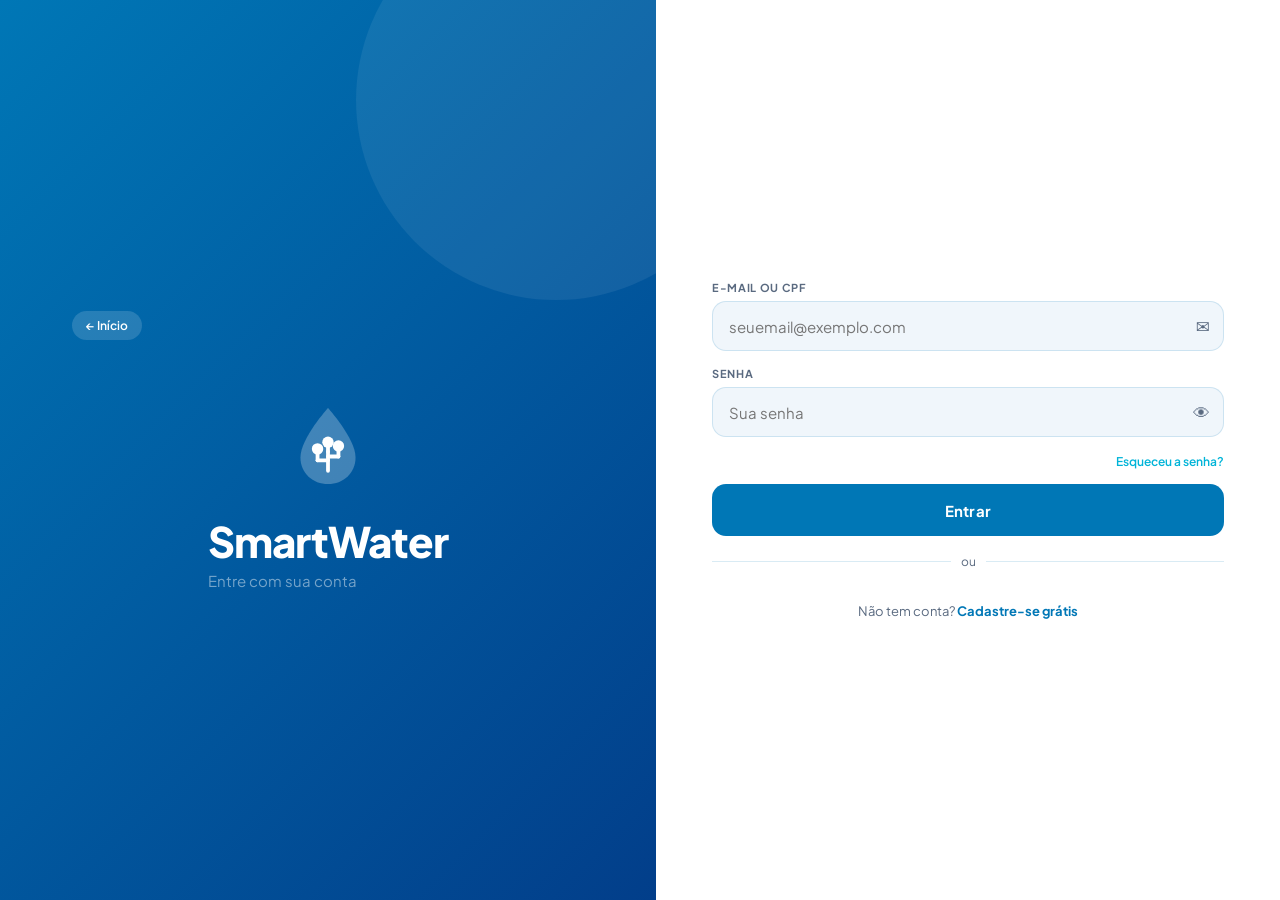
<file: app/frontend/www/login.html>
<!DOCTYPE html>
<html lang="pt-BR">
<head>
  <meta charset="UTF-8">
  <meta name="viewport" content="width=device-width, initial-scale=1.0, viewport-fit=cover">
  <title>SmartWater — Entrar</title>
  <link rel="preconnect" href="https://fonts.googleapis.com">
  <link rel="preconnect" href="https://fonts.gstatic.com" crossorigin>
  <link href="https://fonts.googleapis.com/css2?family=Plus+Jakarta+Sans:wght@300;400;500;600;700;800&display=swap" rel="stylesheet">
  <link rel="stylesheet" href="./styles.css">
  <style>
    @media (min-width: 1024px) {
      html, body { height: 100vh; padding: 0 !important; overflow: hidden; }
      body { flex-direction: row !important; align-items: stretch !important; justify-content: flex-start !important; }
      .shell {
        width: 100% !important; height: 100vh !important;
        min-height: unset !important; border-radius: 0 !important;
        box-shadow: none !important; max-height: none !important; overflow: hidden !important;
      }
      /* Cada screen: duas colunas */
      .screen { flex-direction: row; height: 100vh; }
      /* Coluna esquerda: branding */
      .wave-header {
        flex: 1; padding: 64px 72px; padding-bottom: 64px;
        display: flex; flex-direction: column; justify-content: center; gap: 16px;
      }
      .wave-header::after { display: none; }
      .wave-header::before { width: 400px; height: 400px; top: -100px; right: -100px; }
      .wh-back { align-self: flex-start; margin-bottom: 48px; }
      .wh-logo { flex-direction: column; gap: 16px; }
      .wh-logo svg { width: 76px; height: 86px; }
      .wh-title { font-size: 42px; letter-spacing: -1px; margin-top: 8px; }
      .wh-sub { font-size: 15px; margin-top: 4px; opacity: 0.7; }
      /* Coluna direita: formulário */
      .card-body {
        width: 460px; min-width: 460px;
        overflow-y: auto; padding: 64px 56px;
        display: flex; flex-direction: column; justify-content: center;
        background: #fff;
      }
      /* Tela de sucesso sem wave-header */
      .success-screen { flex: 1; }
    }
  </style>
</head>
<body>
<div class="shell" id="app">

  <!-- LOGIN -->
  <div class="screen on" id="s-login">
    <div class="wave-header">
      <button class="wh-back" onclick="window.location.href='index.html'">&#8592; Início</button>
      <div class="wh-logo">
        <svg width="32" height="36" viewBox="0 0 160 180" fill="none">
          <path d="M80 8C80 8 22 72 22 112C22 145 48 168 80 168C112 168 138 145 138 112C138 72 80 8 80 8Z" fill="rgba(255,255,255,0.25)"/>
          <line x1="80" y1="140" x2="80" y2="100" stroke="white" stroke-width="8" stroke-linecap="round"/>
          <line x1="80" y1="118" x2="58" y2="118" stroke="white" stroke-width="8" stroke-linecap="round"/>
          <line x1="58" y1="118" x2="58" y2="96" stroke="white" stroke-width="8" stroke-linecap="round"/>
          <line x1="80" y1="110" x2="102" y2="110" stroke="white" stroke-width="8" stroke-linecap="round"/>
          <line x1="102" y1="110" x2="102" y2="90" stroke="white" stroke-width="8" stroke-linecap="round"/>
          <line x1="80" y1="100" x2="80" y2="82" stroke="white" stroke-width="8" stroke-linecap="round"/>
          <circle cx="58" cy="94" r="12" fill="white"/><circle cx="102" cy="88" r="12" fill="white"/><circle cx="80" cy="80" r="12" fill="white"/>
        </svg>
        <div><div class="wh-title">SmartWater</div><div class="wh-sub">Entre com sua conta</div></div>
      </div>
    </div>
    <div class="card-body">
      <div class="field-group">
        <label class="field-label">E-mail ou CPF</label>
        <div class="field-wrap">
          <input class="field-input" id="l-email" type="text" placeholder="seuemail@exemplo.com" oninput="clearErr('l-email')" onkeydown="if(event.key==='Enter')document.getElementById('l-pass').focus()">
          <span class="field-icon">✉</span>
        </div>
        <div class="field-err" id="l-email-err">Informe o e-mail ou CPF</div>
      </div>
      <div class="field-group">
        <label class="field-label">Senha</label>
        <div class="field-wrap">
          <input class="field-input" id="l-pass" type="password" placeholder="Sua senha" oninput="clearErr('l-pass')" onkeydown="if(event.key==='Enter')doLogin()">
          <span class="field-icon" onclick="togglePass('l-pass',this)">👁</span>
        </div>
        <div class="field-err" id="l-pass-err">E-mail ou senha incorretos</div>
      </div>
      <div class="forgot-row"><button onclick="goScreen('s-forgot')">Esqueceu a senha?</button></div>
      <button class="btn-primary" onclick="doLogin()">Entrar</button>
      <div class="divider"><div class="div-line"></div><div class="div-txt">ou</div><div class="div-line"></div></div>
      <div class="link-row">Não tem conta? <button class="link-btn" onclick="window.location.href='cadastro.html'">Cadastre-se grátis</button></div>
    </div>
  </div>

  <!-- ESQUECI A SENHA -->
  <div class="screen" id="s-forgot">
    <div class="wave-header">
      <button class="wh-back" onclick="goScreen('s-login')">&#8592; Voltar</button>
      <div class="wh-title">Recuperar senha</div>
      <div class="wh-sub">Enviaremos um link para seu e-mail</div>
    </div>
    <div class="card-body">
      <div class="field-group">
        <label class="field-label">E-mail cadastrado</label>
        <div class="field-wrap">
          <input class="field-input" id="f-email" type="email" placeholder="seuemail@exemplo.com" onkeydown="if(event.key==='Enter')doForgot()">
          <span class="field-icon">✉</span>
        </div>
        <div class="field-err" id="f-email-err">Informe um e-mail válido</div>
      </div>
      <button class="btn-primary" onclick="doForgot()">Enviar link de recuperação</button>
      <div class="link-row" style="margin-top:14px"><button class="link-btn" onclick="goScreen('s-login')">← Voltar ao login</button></div>
    </div>
  </div>

  <!-- LINK ENVIADO -->
  <div class="screen" id="s-sent">
    <div class="success-screen">
      <div style="font-size:64px;margin-bottom:4px">📩</div>
      <div class="success-chip">E-mail enviado</div>
      <div class="success-title">Link enviado!</div>
      <div class="success-sub" id="sent-msg">Verifique sua caixa de entrada. O link expira em 30 minutos.</div>
      <button class="btn-primary" style="max-width:280px;margin-top:8px" onclick="goScreen('s-login')">Voltar ao login</button>
    </div>
  </div>

</div>
<script src="./js/api.js"></script>
<script src="./js/utils.js"></script>
<script src="./js/login.js"></script>
</body>
</html>
</file>
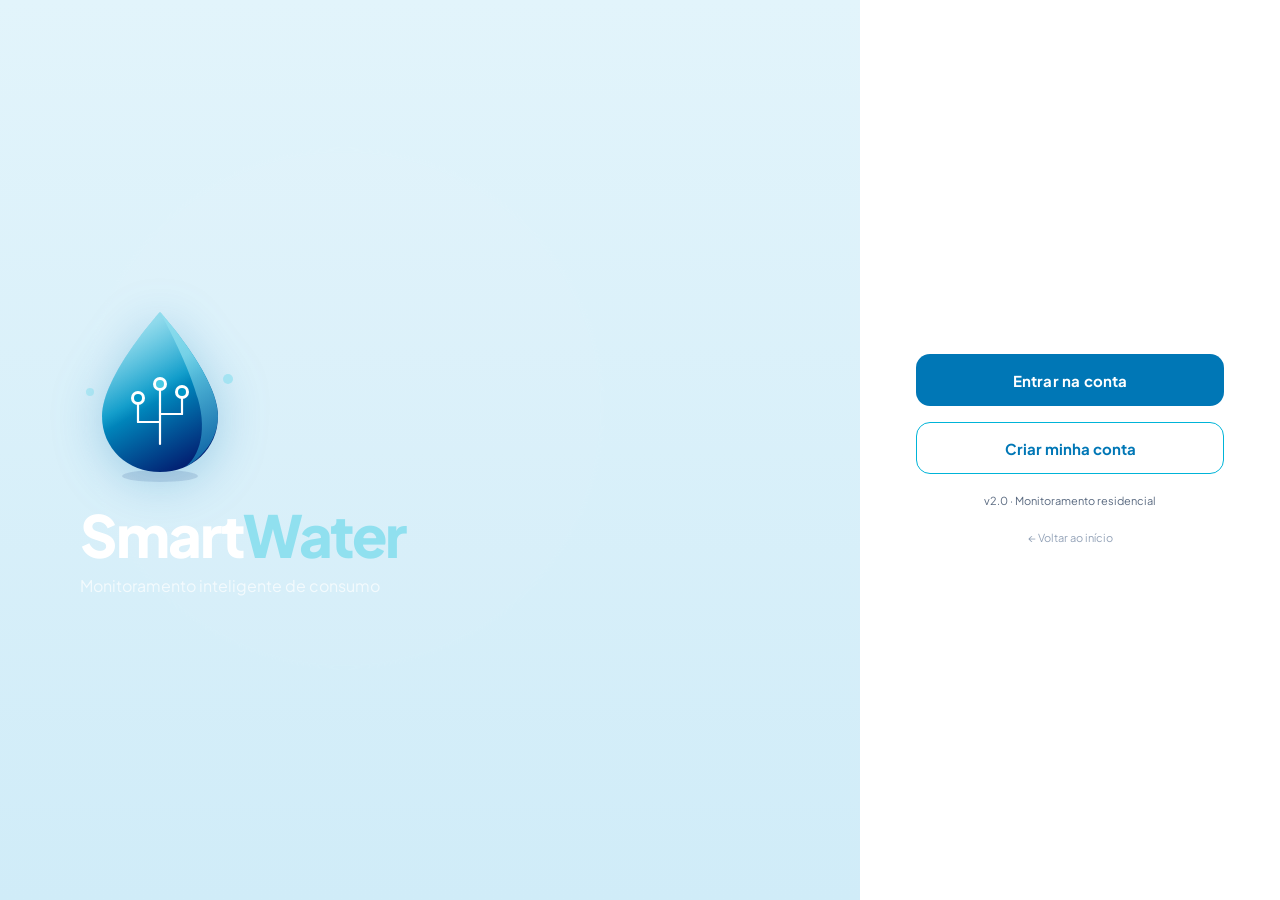
<file: app/frontend/www/splash.html>
<!DOCTYPE html>
<html lang="pt-BR">
<head>
  <meta charset="UTF-8">
  <meta name="viewport" content="width=device-width, initial-scale=1.0, viewport-fit=cover">
  <title>SmartWater — Condomínio</title>
  <link rel="preconnect" href="https://fonts.googleapis.com">
  <link rel="preconnect" href="https://fonts.gstatic.com" crossorigin>
  <link href="https://fonts.googleapis.com/css2?family=Plus+Jakarta+Sans:wght@300;400;500;600;700;800&display=swap" rel="stylesheet">
  <link rel="stylesheet" href="./styles.css">
  <style>
    @media (min-width: 1024px) {
      html, body { height: 100vh; padding: 0 !important; overflow: hidden; }
      body {
        flex-direction: row !important; align-items: stretch !important;
        justify-content: flex-start !important;
        background: linear-gradient(135deg, var(--w2) 0%, var(--w4) 100%) !important;
      }
      .shell {
        width: 100% !important; height: 100vh !important;
        min-height: unset !important; border-radius: 0 !important;
        box-shadow: none !important; max-height: none !important; overflow: hidden !important;
      }
      .splash { flex-direction: row; height: 100vh; }
      .splash-top {
        flex: 1; background: transparent;
        padding: 80px 80px; align-items: flex-start; justify-content: center;
      }
      .splash-circle-bg { width: 520px; height: 520px; opacity: 0.08; left: 40%; }
      .app-name { font-size: 58px; letter-spacing: -2px; color: #fff; }
      .app-name span { color: var(--a2); }
      .app-tagline { font-size: 16px; color: rgba(255,255,255,0.7); text-align: left; }
      .splash-bottom {
        width: 420px; min-width: 420px; border-radius: 0;
        padding: 0 56px; gap: 16px;
        display: flex; flex-direction: column; justify-content: center;
        background: #fff;
      }
    }
  </style>
</head>
<body>
<div class="shell" id="app">
  <div class="splash">
    <div class="splash-top">
      <div class="splash-circle-bg"></div>
      <svg width="160" height="180" viewBox="0 0 160 180" fill="none" xmlns="http://www.w3.org/2000/svg" style="position:relative;z-index:1;filter:drop-shadow(0 8px 24px rgba(0,119,182,0.28))">
        <defs>
          <linearGradient id="dg1" x1="40" y1="10" x2="130" y2="170" gradientUnits="userSpaceOnUse"><stop offset="0%" stop-color="#48CAE4"/><stop offset="45%" stop-color="#0096C7"/><stop offset="100%" stop-color="#03045E"/></linearGradient>
          <linearGradient id="lg1" x1="90" y1="60" x2="150" y2="160" gradientUnits="userSpaceOnUse"><stop offset="0%" stop-color="#90E0EF"/><stop offset="100%" stop-color="#0077B6"/></linearGradient>
          <linearGradient id="sh1" x1="55" y1="30" x2="90" y2="90" gradientUnits="userSpaceOnUse"><stop offset="0%" stop-color="#fff" stop-opacity="0.45"/><stop offset="100%" stop-color="#fff" stop-opacity="0"/></linearGradient>
          <clipPath id="dc1"><path d="M80 8C80 8 22 72 22 112C22 145 48 168 80 168C112 168 138 145 138 112C138 72 80 8 80 8Z"/></clipPath>
        </defs>
        <ellipse cx="80" cy="172" rx="38" ry="6" fill="rgba(0,50,120,0.13)"/>
        <path d="M80 8C80 8 22 72 22 112C22 145 48 168 80 168C112 168 138 145 138 112C138 72 80 8 80 8Z" fill="url(#dg1)"/>
        <path d="M80 8C80 8 22 72 22 112C22 145 48 168 80 168C112 168 138 145 138 112C138 72 80 8 80 8Z" fill="url(#sh1)"/>
        <path d="M138 112C138 72 80 8 80 8C80 8 108 58 118 95C128 130 118 158 100 166C118 158 138 138 138 112Z" fill="url(#lg1)" opacity="0.7" clip-path="url(#dc1)"/>
        <line x1="80" y1="140" x2="80" y2="100" stroke="white" stroke-width="2.2" stroke-linecap="round"/>
        <line x1="80" y1="118" x2="58" y2="118" stroke="white" stroke-width="2.2" stroke-linecap="round"/>
        <line x1="58" y1="118" x2="58" y2="96" stroke="white" stroke-width="2.2" stroke-linecap="round"/>
        <line x1="80" y1="110" x2="102" y2="110" stroke="white" stroke-width="2.2" stroke-linecap="round"/>
        <line x1="102" y1="110" x2="102" y2="90" stroke="white" stroke-width="2.2" stroke-linecap="round"/>
        <line x1="80" y1="100" x2="80" y2="82" stroke="white" stroke-width="2.2" stroke-linecap="round"/>
        <circle cx="58" cy="94" r="7" fill="white"/><circle cx="58" cy="94" r="4" fill="#0096C7"/>
        <circle cx="102" cy="88" r="7" fill="white"/><circle cx="102" cy="88" r="4" fill="#0096C7"/>
        <circle cx="80" cy="80" r="7" fill="white"/><circle cx="80" cy="80" r="4" fill="#48CAE4"/>
        <circle cx="148" cy="75" r="5" fill="#90E0EF" opacity="0.7"/>
        <circle cx="10" cy="88" r="4" fill="#90E0EF" opacity="0.6"/>
      </svg>
      <div class="app-name">Smart<span>Water</span></div>
      <div class="app-tagline">Monitoramento inteligente de consumo</div>
    </div>
    <div class="splash-bottom">
      <button class="btn-primary" onclick="window.location.href='login.html'">Entrar na conta</button>
      <button class="btn-outline" onclick="window.location.href='cadastro.html'">Criar minha conta</button>
      <div style="text-align:center;margin-top:4px;font-size:11px;color:var(--txt2)">v2.0 · Monitoramento residencial</div>
      <div style="text-align:center;margin-top:2px">
        <a href="./index.html" style="font-size:11px;color:var(--txt3);text-decoration:none">← Voltar ao início</a>
      </div>
    </div>
  </div>
</div>
<script src="./js/api.js"></script>
<script>
  document.addEventListener('DOMContentLoaded', () => {
    if (isLoggedIn()) window.location.replace('app.html');
  });
</script>
</body>
</html>
</file>
<file: app/frontend/www/styles.css>
﻿    *, *::before, *::after { box-sizing: border-box; margin: 0; padding: 0; }

    :root {
      --w1: #00B4D8;
      --w2: #0077B6;
      --w3: #023E8A;
      --w4: #03045E;
      --a1: #48CAE4;
      --a2: #90E0EF;
      --a3: #CAF0F8;
      --ok: #06D6A0;
      --okl: #E8FFF9;
      --warn: #FFB703;
      --warnl: #FFF8E6;
      --err: #EF233C;
      --errl: #FFF0F3;
      --bg: #ffffff;
      --bg2: #f0f6fb;
      --bg3: #e4f2fa;
      --txt: #03045E;
      --txt2: #5a6a80;
      --txt3: #94a3b8;
      --bd: rgba(0, 119, 182, 0.15);
      --rm: 14px;
      --rlg: 20px;
      --font: 'Plus Jakarta Sans', system-ui, sans-serif;
      --body: 'Plus Jakarta Sans', system-ui, sans-serif;
      --shell-w: 390px;
      --shadow: 0 24px 64px rgba(0,50,120,0.16);
    }

    html, body {
      min-height: 100vh;
      font-family: var(--body);
      background: #c8e6f5;
    }

    /* ═══════════════════════════════════════════════════
       LAYOUT RESPONSIVO COMPLETO
       xs  → < 360px   (celular muito pequeno)
       sm  → 360–599px (celular padrão)
       md  → 600–767px (celular grande / phablet)
       lg  → 768–1023px (tablet portrait & landscape)
       xl  → 1024–1439px (notebook / laptop)
       2xl → 1440–1919px (desktop / monitor)
       3xl → 1920px+  (TV / monitor ultra-wide)
    ════════════════════════════════════════════════════ */

    body {
      display: flex;
      justify-content: center;
      align-items: flex-start;
    }

    /* ── Painel direito: oculto por padrão, aparece em xl+ ── */
    .desktop-panel { display: none; }

    /* ━━━━━━━━━━━━━━━━━━━━━━━━━━━━━━
       CELULAR MUITO PEQUENO (< 360px)
    ━━━━━━━━━━━━━━━━━━━━━━━━━━━━━━ */
    @media (max-width: 359px) {
      body { background: var(--bg); padding: 0; align-items: stretch; }
      .shell { width: 100%; min-height: 100dvh; border-radius: 0; box-shadow: none; }

      .hc-value        { font-size: 28px; letter-spacing: -1px; }
      .hc-unit         { font-size: 13px; }
      .hc-row          { flex-wrap: wrap; gap: 6px; }
      .hc-stat         { min-width: calc(50% - 3px); flex: none; padding: 8px; }
      .hc-stat-value   { font-size: 14px; }
      .hc-stat-label   { font-size: 9px; }
      .hc-stat-diff    { font-size: 9px; }

      .fatura-value    { font-size: 22px; }
      .fatura-icon     { width: 40px; height: 40px; font-size: 18px; }

      .card            { padding: 12px; border-radius: 16px; }
      .card-title      { font-size: 11px; }

      .bottom-nav      { height: 60px; }
      .nav-icon        { font-size: 19px; }
      .nav-label       { font-size: 9px; }

      .ah-name         { font-size: 16px; }
      .ah-greeting     { font-size: 11px; }
      .ah-avatar       { width: 38px; height: 38px; font-size: 17px; }

      .notif-summary   { grid-template-columns: 1fr 1fr; gap: 8px; }
      .ns-count        { font-size: 22px; }

      .app-name        { font-size: 26px; }
      .splash-bottom   { padding: 24px 16px 32px; }

      .sstat-value     { font-size: 18px; }
      .gauge-val       { font-size: 22px; }

      .btn-primary, .btn-outline { height: 46px; font-size: 14px; }
      .field-input     { height: 44px; font-size: 14px; }
    }

    /* ━━━━━━━━━━━━━━━━━━━━━━━━━━━━━━
       CELULAR PADRÃO (360–599px)
    ━━━━━━━━━━━━━━━━━━━━━━━━━━━━━━ */
    @media (min-width: 360px) and (max-width: 599px) {
      body { background: var(--bg); padding: 0; align-items: stretch; }
      .shell { width: 100%; min-height: 100dvh; border-radius: 0; box-shadow: none; }

      .hc-value        { font-size: 36px; }
      .hc-stat-value   { font-size: 16px; }
      .card            { padding: 14px; }
      .notif-summary   { grid-template-columns: 1fr 1fr; }
    }

    /* ━━━━━━━━━━━━━━━━━━━━━━━━━━━━━━
       CELULAR GRANDE / PHABLET (600–767px)
    ━━━━━━━━━━━━━━━━━━━━━━━━━━━━━━ */
    @media (min-width: 600px) and (max-width: 767px) {
      body {
        background:
          radial-gradient(ellipse 80% 60% at 50% 10%, rgba(0,180,216,0.15) 0%, transparent 60%),
          linear-gradient(180deg, #d4eef9 0%, #c0e5f6 100%);
        padding: 24px 16px 32px;
        align-items: flex-start;
      }
      .shell {
        width: 100%;
        max-width: 520px;
        margin: 0 auto;
        border-radius: 32px;
        box-shadow: var(--shadow);
        min-height: 600px;
      }
      .hc-value { font-size: 40px; }
      .notif-summary { grid-template-columns: repeat(4, 1fr); }
    }

    /* ━━━━━━━━━━━━━━━━━━━━━━━━━━━━━━
       TABLET (768–1023px)
    ━━━━━━━━━━━━━━━━━━━━━━━━━━━━━━ */
    @media (min-width: 768px) and (max-width: 1023px) {
      :root { --shell-w: 580px; }

      body {
        background:
          radial-gradient(ellipse 80% 50% at 20% 30%, rgba(0,180,216,0.2) 0%, transparent 60%),
          radial-gradient(ellipse 60% 60% at 80% 70%, rgba(0,119,182,0.14) 0%, transparent 60%),
          linear-gradient(160deg, #cce9f7 0%, #b8dff4 40%, #a8d5ef 100%);
        min-height: 100vh;
        padding: 40px 32px;
        align-items: flex-start;
        justify-content: center;
      }
      .shell {
        width: var(--shell-w);
        min-height: 700px;
        max-height: calc(100vh - 80px);
        border-radius: 36px;
        box-shadow: var(--shadow), 0 0 0 1px rgba(255,255,255,0.5);
        position: sticky;
        top: 40px;
        overflow: hidden;
      }

      /* Aproveita espaço do tablet */
      .notif-summary   { grid-template-columns: repeat(4, 1fr); }
      .sindico-stats   { grid-template-columns: repeat(3, 1fr); }
      .hc-value        { font-size: 50px; }
      .card            { padding: 20px; }
      .hc-stat-value   { font-size: 20px; }
      .fatura-value    { font-size: 32px; }
      .sstat-value     { font-size: 26px; }
    }

    /* Tablet landscape */
    @media (min-width: 768px) and (max-width: 1023px) and (orientation: landscape) {
      body { padding: 16px 32px; }
      .shell { max-height: calc(100vh - 32px); top: 16px; }
    }

    /* ━━━━━━━━━━━━━━━━━━━━━━━━━━━━━━
       NOTEBOOK / LAPTOP (1024–1439px)
       Layout: shell fixo à esquerda + painel direito
    ━━━━━━━━━━━━━━━━━━━━━━━━━━━━━━ */
    @media (min-width: 1024px) and (max-width: 1439px) {
      :root { --shell-w: 420px; }

      body {
        flex-direction: row;
        align-items: stretch;
        padding: 0;
        gap: 0;
        background:
          radial-gradient(ellipse 70% 60% at 15% 25%, rgba(0,180,216,0.22) 0%, transparent 55%),
          radial-gradient(ellipse 55% 70% at 85% 75%, rgba(0,119,182,0.16) 0%, transparent 55%),
          linear-gradient(150deg, #d2eef9 0%, #bce0f5 50%, #a8d5ef 100%);
        min-height: 100vh;
      }
      .shell {
        width: var(--shell-w);
        min-height: 100vh;
        max-height: 100vh;
        border-radius: 0;
        box-shadow: 8px 0 40px rgba(0,50,120,0.12);
        position: sticky;
        top: 0;
        flex-shrink: 0;
        overflow: hidden;
      }
      .desktop-panel {
        flex: 1;
        display: flex;
        flex-direction: column;
        padding: 40px 36px;
        overflow-y: auto;
        gap: 20px;
      }

      .notif-summary  { grid-template-columns: 1fr 1fr; }
      .sindico-stats  { grid-template-columns: repeat(2, 1fr); }
      .hc-value       { font-size: 44px; }
      .hc-stat-value  { font-size: 17px; }
    }

    /* ━━━━━━━━━━━━━━━━━━━━━━━━━━━━━━
       DESKTOP / MONITOR (1440–1919px)
    ━━━━━━━━━━━━━━━━━━━━━━━━━━━━━━ */
    @media (min-width: 1440px) and (max-width: 1919px) {
      :root { --shell-w: 440px; }

      body {
        flex-direction: row;
        align-items: stretch;
        padding: 0;
        background:
          radial-gradient(ellipse 60% 70% at 10% 20%, rgba(0,180,216,0.2) 0%, transparent 50%),
          radial-gradient(ellipse 50% 60% at 90% 80%, rgba(0,119,182,0.15) 0%, transparent 50%),
          linear-gradient(140deg, #d8f1fb 0%, #c0e5f5 45%, #aad3ec 100%);
        min-height: 100vh;
      }
      .shell {
        width: var(--shell-w);
        min-height: 100vh;
        max-height: 100vh;
        border-radius: 0;
        box-shadow: 12px 0 60px rgba(0,50,120,0.14);
        position: sticky;
        top: 0;
        flex-shrink: 0;
        overflow: hidden;
      }
      .desktop-panel {
        flex: 1;
        display: flex;
        flex-direction: column;
        padding: 56px 60px;
        overflow-y: auto;
        gap: 28px;
        max-width: 1000px;
      }

      .notif-summary  { grid-template-columns: 1fr 1fr; }
      .sindico-stats  { grid-template-columns: repeat(3, 1fr); }
      .hc-value       { font-size: 50px; }
      .card           { padding: 22px; }
      .hc-stat-value  { font-size: 19px; }
      .fatura-value   { font-size: 30px; }
    }

    /* ━━━━━━━━━━━━━━━━━━━━━━━━━━━━━━
       TV / ULTRA-WIDE (1920px+)
    ━━━━━━━━━━━━━━━━━━━━━━━━━━━━━━ */
    @media (min-width: 1920px) {
      :root { --shell-w: 500px; }

      body {
        flex-direction: row;
        align-items: stretch;
        padding: 0;
        background:
          radial-gradient(ellipse 55% 65% at 8% 18%, rgba(0,180,216,0.18) 0%, transparent 50%),
          radial-gradient(ellipse 45% 55% at 92% 82%, rgba(0,119,182,0.13) 0%, transparent 50%),
          linear-gradient(135deg, #daf3fc 0%, #c5e9f7 40%, #b0d8ee 100%);
        min-height: 100vh;
      }
      .shell {
        width: var(--shell-w);
        min-height: 100vh;
        max-height: 100vh;
        border-radius: 0;
        box-shadow: 16px 0 80px rgba(0,50,120,0.16);
        position: sticky;
        top: 0;
        flex-shrink: 0;
        overflow: hidden;
      }
      .desktop-panel {
        flex: 1;
        display: flex;
        flex-direction: column;
        padding: 72px 96px;
        overflow-y: auto;
        gap: 36px;
        max-width: 1200px;
      }

      /* Escala para tela grande */
      .hc-value       { font-size: 54px; }
      .card           { padding: 26px; border-radius: 24px; }
      .hc-stat-value  { font-size: 21px; }
      .fatura-value   { font-size: 34px; }
      .sstat-value    { font-size: 28px; }
      .dp-stat-value  { font-size: 32px; }
      .notif-summary  { grid-template-columns: 1fr 1fr; }
      .sindico-stats  { grid-template-columns: repeat(3, 1fr); }
      .ah-name        { font-size: 22px; }
      .nav-icon       { font-size: 24px; }
      .nav-label      { font-size: 11px; }
      .bottom-nav     { height: 80px; }
      .btn-primary, .btn-outline { height: 56px; font-size: 16px; }
      .field-input    { height: 54px; font-size: 16px; }
    }

    .shell {
      background: var(--bg);
      color: var(--txt);
      display: flex;
      flex-direction: column;
      overflow: hidden;
      position: relative;
    }

    /* ═══════════════════════════════
       SCREENS
    ════════════════════════════════ */
    .screen { display: none; flex-direction: column; flex: 1; }
    .screen.on { display: flex; }

    /* ═══════════════════════════════
       SPLASH
    ════════════════════════════════ */
    .splash {
      flex: 1;
      display: flex;
      flex-direction: column;
      background: linear-gradient(180deg, #e2f4fb 0%, #d0ecf8 100%);
    }
    .splash-top {
      flex: 1;
      display: flex;
      flex-direction: column;
      align-items: center;
      justify-content: center;
      padding: 48px 24px 24px;
      position: relative;
    }
    .splash-circle-bg {
      position: absolute;
      width: 300px; height: 300px;
      border-radius: 50%;
      background: rgba(255,255,255,0.3);
      top: 50%; left: 50%;
      transform: translate(-50%, -58%);
      filter: blur(2px);
    }
    .splash-bottom {
      background: var(--bg);
      border-radius: 36px 36px 0 0;
      padding: 32px 24px 40px;
      display: flex;
      flex-direction: column;
      gap: 12px;
    }
    .app-name {
      font-family: var(--font);
      font-size: 36px;
      font-weight: 800;
      letter-spacing: -1.5px;
      color: var(--w3);
      position: relative; z-index: 1;
      margin-top: 14px;
    }
    .app-name span { color: var(--w1); }
    .app-tagline {
      font-size: 13px;
      color: var(--txt2);
      margin-top: 4px;
      text-align: center;
      position: relative; z-index: 1;
    }

    /* ═══════════════════════════════
       WAVE HEADER
    ════════════════════════════════ */
    .wave-header {
      background: linear-gradient(135deg, var(--w2), var(--w3));
      padding: 20px 22px 54px;
      position: relative;
      overflow: hidden;
    }
    .wave-header::before {
      content: '';
      position: absolute;
      top: -60px; right: -60px;
      width: 200px; height: 200px;
      border-radius: 50%;
      background: rgba(255,255,255,0.07);
    }
    .wave-header::after {
      content: '';
      position: absolute;
      bottom: -2px; left: 0; right: 0;
      height: 36px;
      background: var(--bg);
      border-radius: 36px 36px 0 0;
    }
    .wh-back {
      display: inline-flex;
      align-items: center;
      gap: 6px;
      background: rgba(255,255,255,0.15);
      border: none;
      color: #fff;
      font-size: 12px;
      font-weight: 600;
      padding: 7px 14px;
      border-radius: 20px;
      cursor: pointer;
      font-family: var(--body);
      margin-bottom: 16px;
    }
    .wh-logo { display: flex; align-items: center; gap: 10px; }
    .wh-title {
      font-family: var(--font);
      font-size: 22px;
      font-weight: 800;
      color: #fff;
      letter-spacing: -0.5px;
    }
    .wh-sub { font-size: 12px; color: rgba(255,255,255,0.65); margin-top: 2px; }

    /* ═══════════════════════════════
       APP SHELL (DASHBOARD)
    ════════════════════════════════ */
    .app-header {
      background: linear-gradient(135deg, var(--w2), var(--w3));
      padding: 20px 20px 58px;
      position: relative;
      overflow: hidden;
    }
    .app-header::before {
      content: '';
      position: absolute;
      top: -80px; right: -80px;
      width: 240px; height: 240px;
      border-radius: 50%;
      background: rgba(255,255,255,0.06);
    }
    .app-header::after {
      content: '';
      position: absolute;
      bottom: -2px; left: 0; right: 0;
      height: 36px;
      background: var(--bg2);
      border-radius: 36px 36px 0 0;
    }
    .ah-row {
      display: flex;
      align-items: center;
      justify-content: space-between;
      position: relative; z-index: 1;
    }
    .ah-greeting { font-size: 13px; color: rgba(255,255,255,0.7); font-weight: 500; }
    .ah-name { font-family: var(--font); font-size: 20px; font-weight: 800; color: #fff; margin-top: 2px; }
    .ah-avatar {
      width: 44px; height: 44px;
      border-radius: 50%;
      background: rgba(255,255,255,0.22);
      display: flex; align-items: center; justify-content: center;
      font-size: 20px;
      border: 2px solid rgba(255,255,255,0.35);
      cursor: pointer;
    }

    .app-content {
      flex: 1;
      background: var(--bg2);
      padding: 0 16px 100px;
      padding: 0 16px calc(100px + env(safe-area-inset-bottom, 0px));
      overflow-y: auto;
      -webkit-overflow-scrolling: touch;
    }

    /* ═══════════════════════════════
       BOTTOM NAV
    ════════════════════════════════ */
    .bottom-nav {
      position: absolute;
      bottom: 0; left: 0; right: 0;
      height: 72px;
      height: calc(72px + env(safe-area-inset-bottom, 0px));
      padding-bottom: env(safe-area-inset-bottom, 0px);
      background: var(--bg);
      border-top: 1px solid var(--bd);
      display: flex;
      z-index: 100;
      box-shadow: 0 -8px 24px rgba(0,50,120,0.08);
    }
    .nav-item {
      flex: 1;
      display: flex;
      flex-direction: column;
      align-items: center;
      justify-content: center;
      gap: 4px;
      cursor: pointer;
      position: relative;
      border: none;
      background: none;
      font-family: var(--body);
      transition: color 0.15s;
      color: var(--txt3);
      padding-bottom: 8px;
    }
    .nav-item.active { color: var(--w1); }
    .nav-item .nav-icon { font-size: 22px; line-height: 1; }
    .nav-item .nav-label { font-size: 10px; font-weight: 600; letter-spacing: 0.02em; }
    .nav-item.active::before {
      content: '';
      position: absolute;
      top: 0; left: 50%; transform: translateX(-50%);
      width: 32px; height: 3px;
      background: var(--w1);
      border-radius: 0 0 4px 4px;
    }
    .nav-badge {
      position: absolute;
      top: 10px;
      right: calc(50% - 18px);
      background: var(--err);
      color: #fff;
      font-size: 9px;
      font-weight: 700;
      min-width: 16px; height: 16px;
      border-radius: 8px;
      display: flex; align-items: center; justify-content: center;
      padding: 0 4px;
      border: 2px solid var(--bg);
    }

    /* ═══════════════════════════════
       CARDS
    ════════════════════════════════ */
    .card {
      background: var(--bg);
      border-radius: 20px;
      padding: 18px;
      margin-bottom: 14px;
      box-shadow: 0 2px 12px rgba(0,50,120,0.07);
    }
    .card-title {
      font-family: var(--font);
      font-size: 13px;
      font-weight: 700;
      color: var(--txt2);
      letter-spacing: 0.04em;
      text-transform: uppercase;
      margin-bottom: 14px;
      display: flex;
      align-items: center;
      justify-content: space-between;
    }
    .card-title-action {
      font-size: 11px;
      color: var(--w1);
      font-family: var(--body);
      font-weight: 600;
      text-transform: none;
      letter-spacing: 0;
      cursor: pointer;
      border: none;
      background: none;
    }

    /* ─── Consumo Hero ─── */
    .hero-consumption {
      background: linear-gradient(135deg, var(--w2) 0%, var(--w4) 100%);
      border-radius: 24px;
      padding: 22px 20px;
      margin-bottom: 14px;
      color: #fff;
      position: relative;
      overflow: hidden;
    }
    .hero-consumption::before {
      content: '';
      position: absolute;
      top: -60px; right: -40px;
      width: 180px; height: 180px;
      border-radius: 50%;
      background: rgba(255,255,255,0.07);
    }
    .hc-label { font-size: 12px; color: rgba(255,255,255,0.65); font-weight: 500; }
    .hc-value {
      font-family: var(--font);
      font-size: 48px;
      font-weight: 800;
      letter-spacing: -2px;
      line-height: 1;
      margin: 6px 0 2px;
    }
    .hc-unit { font-size: 16px; font-weight: 400; opacity: 0.7; margin-left: 4px; }
    .hc-sub { font-size: 12px; color: rgba(255,255,255,0.6); }
    .hc-row {
      display: flex; gap: 10px;
      margin-top: 16px;
    }
    .hc-stat {
      flex: 1;
      background: rgba(255,255,255,0.12);
      border-radius: 14px;
      padding: 12px;
      border: 1px solid rgba(255,255,255,0.1);
    }
    .hc-stat-label { font-size: 10px; color: rgba(255,255,255,0.55); font-weight: 600; }
    .hc-stat-value { font-family: var(--font); font-size: 18px; font-weight: 800; color: #fff; margin-top: 4px; }
    .hc-stat-diff {
      font-size: 10px; color: var(--a2);
      margin-top: 2px; display: flex; align-items: center; gap: 2px;
    }

    /* ─── Gauge ─── */
    .gauge-wrap {
      display: flex;
      flex-direction: column;
      align-items: center;
      padding: 8px 0;
    }
    .gauge-svg { overflow: visible; }
    .gauge-val {
      font-family: var(--font);
      font-size: 28px;
      font-weight: 800;
      color: var(--txt);
      text-anchor: middle;
    }
    .gauge-sub {
      font-size: 11px;
      color: var(--txt2);
      text-anchor: middle;
      font-family: var(--body);
    }

    /* ─── Mini chart ─── */
    .chart-wrap { width: 100%; overflow: visible; }
    .chart-bar { cursor: pointer; transition: opacity 0.15s; }
    .chart-bar:hover { opacity: 0.75; }
    .chart-x-label { font-size: 9px; fill: var(--txt2); font-family: var(--body); text-anchor: middle; }
    .chart-grid { stroke: var(--bd); stroke-dasharray: 3,3; }

    /* ─── Período selector ─── */
    .period-tabs {
      display: flex;
      gap: 6px;
      margin-bottom: 14px;
    }
    .period-tab {
      flex: 1;
      padding: 8px;
      border: 1.5px solid var(--bd);
      border-radius: 10px;
      font-size: 11px;
      font-weight: 700;
      font-family: var(--font);
      color: var(--txt2);
      background: var(--bg);
      cursor: pointer;
      transition: all 0.15s;
    }
    .period-tab.active {
      background: var(--w1);
      border-color: var(--w1);
      color: #fff;
    }

    /* ─── Fatura estimada ─── */
    .fatura-card {
      display: flex;
      align-items: center;
      gap: 14px;
      background: linear-gradient(135deg, #e8f7fd, #d0eef9);
      border-radius: 18px;
      padding: 16px 18px;
      margin-bottom: 14px;
      border: 1.5px solid rgba(0,180,216,0.2);
    }
    .fatura-icon {
      width: 48px; height: 48px;
      background: var(--w2);
      border-radius: 14px;
      display: flex; align-items: center; justify-content: center;
      font-size: 22px;
      flex-shrink: 0;
    }
    .fatura-label { font-size: 11px; font-weight: 600; color: var(--txt2); text-transform: uppercase; letter-spacing: 0.04em; }
    .fatura-value { font-family: var(--font); font-size: 28px; font-weight: 800; color: var(--w3); letter-spacing: -1px; margin-top: 2px; }
    .fatura-sub { font-size: 11px; color: var(--txt2); margin-top: 2px; }

    /* ─── Tips ─── */
    .tip-item {
      display: flex;
      gap: 12px;
      align-items: flex-start;
      padding: 12px 0;
      border-bottom: 1px solid var(--bd);
    }
    .tip-item:last-child { border-bottom: none; padding-bottom: 0; }
    .tip-emoji { font-size: 22px; flex-shrink: 0; margin-top: 2px; }
    .tip-title { font-size: 13px; font-weight: 600; color: var(--txt); }
    .tip-desc { font-size: 11px; color: var(--txt2); margin-top: 3px; line-height: 1.5; }

    /* ═══════════════════════════════
       NOTIFICAÇÕES
    ════════════════════════════════ */
    .notif-filter {
      display: flex;
      gap: 6px;
      margin-bottom: 16px;
      flex-wrap: wrap;
    }
    .notif-chip {
      padding: 6px 14px;
      border-radius: 20px;
      font-size: 11px;
      font-weight: 700;
      font-family: var(--font);
      border: 1.5px solid var(--bd);
      background: var(--bg);
      color: var(--txt2);
      cursor: pointer;
      transition: all 0.15s;
    }
    .notif-chip.active { background: var(--w2); border-color: var(--w2); color: #fff; }

    .notif-item {
      display: flex;
      gap: 14px;
      padding: 16px 18px;
      background: var(--bg);
      border-radius: 18px;
      margin-bottom: 10px;
      border-left: 4px solid transparent;
      box-shadow: 0 2px 10px rgba(0,50,120,0.06);
      position: relative;
      cursor: pointer;
      transition: transform 0.15s;
    }
    .notif-item:active { transform: scale(0.99); }
    .notif-item.nivel-critico { border-left-color: var(--err); }
    .notif-item.nivel-alerta { border-left-color: var(--warn); }
    .notif-item.nivel-info { border-left-color: var(--w1); }
    .notif-item.nivel-ok { border-left-color: var(--ok); }
    .notif-unread {
      position: absolute;
      top: 16px; right: 16px;
      width: 8px; height: 8px;
      border-radius: 50%;
      background: var(--w1);
    }

    .notif-icon-wrap {
      width: 44px; height: 44px;
      border-radius: 14px;
      display: flex; align-items: center; justify-content: center;
      font-size: 20px;
      flex-shrink: 0;
    }
    .notif-icon-wrap.critico { background: var(--errl); }
    .notif-icon-wrap.alerta { background: var(--warnl); }
    .notif-icon-wrap.info { background: var(--a3); }
    .notif-icon-wrap.ok { background: var(--okl); }

    .notif-title { font-size: 13px; font-weight: 700; color: var(--txt); line-height: 1.4; }
    .notif-desc { font-size: 12px; color: var(--txt2); margin-top: 4px; line-height: 1.5; }
    .notif-time { font-size: 10px; color: var(--txt3); margin-top: 6px; }

    .notif-summary {
      display: grid;
      grid-template-columns: 1fr 1fr;
      gap: 10px;
      margin-bottom: 16px;
    }
    .ns-card {
      border-radius: 16px;
      padding: 14px;
      display: flex;
      flex-direction: column;
      align-items: flex-start;
      gap: 4px;
    }
    .ns-card.critico { background: var(--errl); }
    .ns-card.alerta { background: var(--warnl); }
    .ns-card.info { background: var(--a3); }
    .ns-card.ok { background: var(--okl); }
    .ns-count { font-family: var(--font); font-size: 28px; font-weight: 800; }
    .ns-card.critico .ns-count { color: var(--err); }
    .ns-card.alerta .ns-count { color: var(--warn); }
    .ns-card.info .ns-count { color: var(--w2); }
    .ns-card.ok .ns-count { color: var(--ok); }
    .ns-label { font-size: 11px; font-weight: 600; color: var(--txt2); }

    /* ═══════════════════════════════
       VISÃO DO SÍNDICO
    ════════════════════════════════ */
    .sindico-lock {
      flex: 1;
      display: flex;
      flex-direction: column;
      align-items: center;
      justify-content: center;
      padding: 40px 28px;
      text-align: center;
      gap: 12px;
    }
    .lock-circle {
      width: 80px; height: 80px;
      border-radius: 50%;
      background: linear-gradient(135deg, var(--a3), var(--a2));
      display: flex; align-items: center; justify-content: center;
      font-size: 36px;
      margin-bottom: 4px;
    }
    .lock-title { font-family: var(--font); font-size: 22px; font-weight: 800; color: var(--txt); }
    .lock-sub { font-size: 14px; color: var(--txt2); line-height: 1.6; max-width: 260px; }

    .sindico-panel {
      flex: 1;
      display: flex;
      flex-direction: column;
    }
    .sindico-embed-wrap {
      flex: 1;
      background: var(--bg2);
      display: flex;
      flex-direction: column;
      padding: 0 16px 100px;
      gap: 14px;
    }
    .g5-badge {
      display: inline-flex;
      align-items: center;
      gap: 6px;
      background: linear-gradient(90deg, var(--w3), var(--w1));
      color: #fff;
      font-size: 11px;
      font-weight: 700;
      padding: 5px 14px;
      border-radius: 20px;
      font-family: var(--font);
      align-self: flex-start;
      margin-bottom: 4px;
    }
    .g5-iframe-container {
      flex: 1;
      background: var(--bg);
      border-radius: 20px;
      overflow: hidden;
      box-shadow: 0 2px 12px rgba(0,50,120,0.09);
      min-height: 400px;
      border: 2px solid var(--bd);
    }
    .g5-iframe-container iframe {
      width: 100%;
      height: 100%;
      min-height: 400px;
      border: none;
      display: block;
    }
    .g5-placeholder {
      width: 100%;
      height: 100%;
      min-height: 400px;
      display: flex;
      flex-direction: column;
      align-items: center;
      justify-content: center;
      gap: 12px;
      padding: 32px;
      text-align: center;
      background: linear-gradient(160deg, #f0f6fb, #e4f2fa);
    }
    .g5-placeholder-icon { font-size: 48px; }
    .g5-placeholder-title { font-family: var(--font); font-size: 17px; font-weight: 800; color: var(--txt); }
    .g5-placeholder-desc { font-size: 12px; color: var(--txt2); line-height: 1.6; max-width: 240px; }
    .g5-url-input-wrap {
      display: flex;
      gap: 8px;
      margin-top: 8px;
      width: 100%;
      max-width: 320px;
    }
    .g5-url-input {
      flex: 1;
      padding: 10px 14px;
      border: 1.5px solid var(--bd);
      border-radius: 10px;
      font-size: 12px;
      font-family: var(--body);
      background: var(--bg);
      color: var(--txt);
      outline: none;
    }
    .g5-url-input:focus { border-color: var(--w1); }
    .g5-btn-load {
      padding: 10px 16px;
      background: var(--w2);
      color: #fff;
      border: none;
      border-radius: 10px;
      font-size: 12px;
      font-weight: 700;
      font-family: var(--font);
      cursor: pointer;
    }

    .sindico-stats {
      display: grid;
      grid-template-columns: 1fr 1fr;
      gap: 10px;
    }
    .sstat {
      background: var(--bg);
      border-radius: 16px;
      padding: 14px;
      box-shadow: 0 2px 8px rgba(0,50,120,0.06);
    }
    .sstat-label { font-size: 10px; font-weight: 600; color: var(--txt2); text-transform: uppercase; letter-spacing: 0.04em; }
    .sstat-value { font-family: var(--font); font-size: 22px; font-weight: 800; color: var(--w2); margin-top: 4px; }
    .sstat-unit { font-size: 11px; font-weight: 400; color: var(--txt2); }

    /* ═══════════════════════════════
       PERFIL
    ════════════════════════════════ */
    .profile-header {
      background: linear-gradient(135deg, var(--w3), var(--w4));
      padding: 24px 20px 60px;
      text-align: center;
      position: relative;
    }
    .profile-header::after {
      content: '';
      position: absolute;
      bottom: -2px; left: 0; right: 0;
      height: 36px;
      background: var(--bg2);
      border-radius: 36px 36px 0 0;
    }
    .profile-avatar {
      width: 72px; height: 72px;
      border-radius: 50%;
      background: rgba(255,255,255,0.2);
      margin: 0 auto 10px;
      display: flex; align-items: center; justify-content: center;
      font-size: 34px;
      border: 3px solid rgba(255,255,255,0.3);
    }
    .profile-name { font-family: var(--font); font-size: 20px; font-weight: 800; color: #fff; }
    .profile-info { font-size: 12px; color: rgba(255,255,255,0.65); margin-top: 4px; }

    .profile-menu {
      background: var(--bg2);
      flex: 1;
      padding: 8px 16px 100px;
      padding: 8px 16px calc(100px + env(safe-area-inset-bottom, 0px));
    }
    .menu-section { margin-bottom: 20px; }
    .menu-section-title {
      font-size: 10px;
      font-weight: 700;
      color: var(--txt3);
      text-transform: uppercase;
      letter-spacing: 0.08em;
      padding: 10px 4px 8px;
    }
    .menu-item {
      display: flex;
      align-items: center;
      gap: 14px;
      padding: 14px 16px;
      background: var(--bg);
      border-radius: 14px;
      margin-bottom: 6px;
      cursor: pointer;
      transition: background 0.15s;
      border: none;
      width: 100%;
      text-align: left;
      font-family: var(--body);
    }
    .menu-item:hover { background: var(--a3); }
    .menu-icon {
      width: 38px; height: 38px;
      border-radius: 11px;
      background: var(--bg3);
      display: flex; align-items: center; justify-content: center;
      font-size: 18px;
    }
    .menu-text { flex: 1; }
    .menu-label { font-size: 14px; font-weight: 600; color: var(--txt); }
    .menu-desc { font-size: 11px; color: var(--txt2); margin-top: 1px; }
    .menu-arrow { color: var(--txt3); font-size: 14px; }

    /* ═══════════════════════════════
       BOTÕES / CAMPOS (Login/Cadastro)
    ════════════════════════════════ */
    .card-body { flex: 1; padding: 22px 22px 36px; background: var(--bg); }
    .btn-primary {
      width: 100%;
      height: 52px;
      background: var(--w2);
      color: #fff;
      border: none;
      border-radius: var(--rm);
      font-size: 15px;
      font-weight: 700;
      cursor: pointer;
      font-family: var(--font);
      letter-spacing: 0.2px;
      transition: opacity 0.15s, transform 0.1s, background 0.15s;
      display: flex; align-items: center; justify-content: center; gap: 8px;
    }
    .btn-primary:active { transform: scale(0.98); opacity: 0.9; }
    .btn-primary:hover { background: var(--w3); }
    .btn-outline {
      width: 100%;
      height: 52px;
      background: var(--bg);
      border: 1.5px solid var(--w1);
      color: var(--w2);
      border-radius: var(--rm);
      font-size: 15px;
      font-weight: 700;
      cursor: pointer;
      font-family: var(--font);
      transition: background 0.15s;
    }
    .btn-outline:hover { background: var(--a3); }

    .field-group { margin-bottom: 16px; }
    .field-label {
      font-size: 11px; font-weight: 700; color: var(--txt2);
      letter-spacing: 0.06em; text-transform: uppercase;
      margin-bottom: 7px; display: block;
    }
    .field-wrap { position: relative; }
    .field-input {
      width: 100%; height: 50px;
      border: 1.5px solid var(--bd);
      border-radius: var(--rm);
      background: var(--bg2);
      color: var(--txt);
      font-size: 15px;
      padding: 0 46px 0 16px;
      font-family: var(--body);
      outline: none;
      transition: border-color 0.15s, background 0.15s;
    }
    .field-input:focus { border-color: var(--w1); background: var(--bg); box-shadow: 0 0 0 3px rgba(0,180,216,0.1); }
    .field-input.err { border-color: var(--err); background: var(--errl); }
    .field-icon {
      position: absolute; right: 14px; top: 50%; transform: translateY(-50%);
      font-size: 17px; cursor: pointer; user-select: none; color: var(--txt2);
    }
    .field-err { font-size: 11px; color: var(--err); margin-top: 5px; display: none; font-weight: 500; }
    .field-err.on { display: block; }
    .field-hint { font-size: 11px; color: var(--txt2); margin-top: 5px; }

    .role-grid { display: grid; grid-template-columns: 1fr 1fr; gap: 10px; margin-bottom: 18px; }
    .role-card { border: 1.5px solid var(--bd); border-radius: var(--rlg); padding: 16px 12px; cursor: pointer; text-align: center; transition: border-color 0.15s, background 0.15s; background: var(--bg); }
    .role-card.selected { border-color: var(--w1); background: #EAF8FD; }
    .role-icon-wrap { width: 46px; height: 46px; border-radius: 14px; background: var(--a3); display: flex; align-items: center; justify-content: center; margin: 0 auto 10px; font-size: 22px; }
    .role-card.selected .role-icon-wrap { background: var(--w1); }
    .role-name { font-size: 13px; font-weight: 700; color: var(--txt); font-family: var(--font); }
    .role-desc { font-size: 10px; color: var(--txt2); margin-top: 3px; line-height: 1.4; }

    .strength-bar { display: flex; gap: 5px; margin-top: 8px; }
    .seg { flex: 1; height: 4px; border-radius: 2px; background: var(--bd); transition: background 0.2s; }
    .str-label { font-size: 11px; color: var(--txt2); margin-top: 5px; font-weight: 500; }

    .progress-wrap { margin-bottom: 22px; }
    .step-row { display: flex; justify-content: space-between; margin-bottom: 8px; }
    .step-num { font-size: 11px; font-weight: 700; color: var(--w1); font-family: var(--font); }
    .step-of { font-size: 11px; color: var(--txt2); }
    .progress-track { height: 4px; background: var(--bd); border-radius: 2px; overflow: hidden; }
    .progress-fill { height: 100%; background: var(--w1); border-radius: 2px; transition: width 0.3s; }

    .divider { display: flex; align-items: center; gap: 10px; margin: 18px 0; }
    .div-line { flex: 1; height: 0.5px; background: var(--bd); }
    .div-txt { font-size: 12px; color: var(--txt2); }

    .forgot-row { text-align: right; margin: -4px 0 14px; }
    .forgot-row button { background: none; border: none; color: var(--w1); font-size: 12px; font-weight: 600; cursor: pointer; font-family: var(--body); }
    .link-row { text-align: center; margin-top: 16px; font-size: 13px; color: var(--txt2); }
    .link-btn { background: none; border: none; color: var(--w2); font-weight: 700; cursor: pointer; font-size: 13px; font-family: var(--body); }

    .success-screen { flex: 1; display: flex; flex-direction: column; align-items: center; justify-content: center; padding: 40px 28px; text-align: center; gap: 14px; background: var(--bg); }
    .success-title { font-family: var(--font); font-size: 26px; font-weight: 800; color: var(--txt); }
    .success-sub { font-size: 14px; color: var(--txt2); line-height: 1.6; max-width: 270px; }
    .success-chip { background: var(--w2); color: #fff; font-size: 12px; font-weight: 700; padding: 5px 16px; border-radius: 20px; font-family: var(--font); }

    .terms { font-size: 11px; color: var(--txt2); text-align: center; margin-top: 14px; line-height: 1.6; }
    .terms span { color: var(--w2); font-weight: 600; }
    .section-pill { display: inline-flex; align-items: center; gap: 6px; background: var(--a3); color: var(--w3); font-size: 11px; font-weight: 700; padding: 4px 12px; border-radius: 20px; margin-bottom: 14px; font-family: var(--font); }

    /* ═══════════════════════════════
       PERFIL SUB-TELAS
    ════════════════════════════════ */
    .profile-sub-header {
      background: linear-gradient(135deg, var(--w2), var(--w3));
      padding: 20px 20px 52px;
      position: relative;
      overflow: hidden;
    }
    .profile-sub-header::before {
      content: '';
      position: absolute;
      top: -60px; right: -60px;
      width: 180px; height: 180px;
      border-radius: 50%;
      background: rgba(255,255,255,0.07);
    }
    .profile-sub-header::after {
      content: '';
      position: absolute;
      bottom: -2px; left: 0; right: 0;
      height: 36px;
      background: var(--bg2);
      border-radius: 36px 36px 0 0;
    }
    .psub-back {
      display: inline-flex; align-items: center; gap: 6px;
      background: rgba(255,255,255,0.15); border: none; color: #fff;
      font-size: 12px; font-weight: 600; padding: 7px 14px;
      border-radius: 20px; cursor: pointer; font-family: var(--body);
      margin-bottom: 12px; position: relative; z-index: 1;
    }
    .psub-title {
      font-family: var(--font); font-size: 22px; font-weight: 800;
      color: #fff; letter-spacing: -0.5px; position: relative; z-index: 1;
    }
    .psub-section {
      font-size: 10px; font-weight: 700; color: var(--txt3);
      text-transform: uppercase; letter-spacing: 0.08em; padding: 4px 0 10px; margin-top: 4px;
    }
    .profile-avatar-edit {
      width: 80px; height: 80px; border-radius: 50%; background: var(--bg3);
      display: flex; align-items: center; justify-content: center;
      border: 3px solid var(--w1); cursor: pointer;
    }
    .avatar-emoji-row { display: flex; gap: 6px; flex-wrap: wrap; justify-content: center; }
    .avatar-opt {
      width: 36px; height: 36px; border-radius: 10px;
      border: 1.5px solid var(--bd); background: var(--bg);
      font-size: 18px; cursor: pointer;
      display: flex; align-items: center; justify-content: center;
      transition: border-color 0.15s, background 0.15s;
    }
    .avatar-opt.active { border-color: var(--w1); background: var(--a3); }
    .toggle-item {
      display: flex; align-items: center; gap: 12px;
      padding: 14px 0; border-bottom: 1px solid var(--bd);
    }
    .toggle-item:last-of-type { border-bottom: none; }
    .toggle-icon {
      width: 40px; height: 40px; border-radius: 12px; background: var(--bg3);
      display: flex; align-items: center; justify-content: center; font-size: 18px; flex-shrink: 0;
    }
    .toggle-text { flex: 1; min-width: 0; }
    .toggle-label { font-size: 13px; font-weight: 600; color: var(--txt); }
    .toggle-desc { font-size: 11px; color: var(--txt2); margin-top: 2px; line-height: 1.4; }
    .toggle-switch { position: relative; display: inline-block; width: 46px; height: 26px; flex-shrink: 0; }
    .toggle-switch input { opacity: 0; width: 0; height: 0; }
    .toggle-track {
      position: absolute; inset: 0; background: var(--bd);
      border-radius: 13px; cursor: pointer; transition: background 0.2s;
    }
    .toggle-track::before {
      content: ''; position: absolute; width: 20px; height: 20px;
      border-radius: 50%; background: #fff; top: 3px; left: 3px;
      transition: transform 0.2s; box-shadow: 0 1px 4px rgba(0,0,0,0.2);
    }
    .toggle-switch input:checked + .toggle-track { background: var(--w1); }
    .toggle-switch input:checked + .toggle-track::before { transform: translateX(20px); }

    /* ─── Loading state ─── */
    .loading-shimmer {
      background: linear-gradient(90deg, #e8f4fb 25%, #d0eaf7 50%, #e8f4fb 75%);
      background-size: 200% 100%;
      animation: shimmer 1.4s infinite;
      border-radius: 10px;
    }
    @keyframes shimmer { 0%{background-position:200% 0} 100%{background-position:-200% 0} }

    /* ─── API status badge ─── */
    .api-badge {
      display: inline-flex;
      align-items: center;
      gap: 5px;
      font-size: 10px;
      font-weight: 600;
      color: var(--txt2);
      background: var(--bg3);
      padding: 4px 10px;
      border-radius: 20px;
      margin-bottom: 12px;
    }
    .api-dot {
      width: 6px; height: 6px;
      border-radius: 50%;
      background: var(--txt3);
    }
    .api-dot.live { background: var(--ok); animation: pulse-dot 1.5s infinite; }
    .api-dot.mock { background: var(--warn); }
    @keyframes pulse-dot { 0%,100%{opacity:1} 50%{opacity:0.4} }

    /* ─── Desktop Side Panel ─── */
    .dp-stat-card {
      border-radius: 22px;
      padding: 22px 22px 18px;
      box-shadow: 0 2px 16px rgba(0,50,120,0.09);
      background: var(--bg);
      position: relative;
      overflow: hidden;
      display: flex;
      flex-direction: column;
      gap: 0;
      transition: transform 0.18s, box-shadow 0.18s;
    }
    .dp-stat-card:hover {
      transform: translateY(-2px);
      box-shadow: 0 8px 28px rgba(0,50,120,0.14);
    }
    /* Bola decorativa de fundo */
    .dp-stat-card::after {
      content: '';
      position: absolute;
      bottom: -24px; right: -24px;
      width: 80px; height: 80px;
      border-radius: 50%;
      background: currentColor;
      opacity: 0.06;
      pointer-events: none;
    }

    .dp-stat-label {
      font-size: 10px;
      font-weight: 800;
      color: var(--txt3);
      text-transform: uppercase;
      letter-spacing: 0.10em;
      margin-bottom: 10px;
      display: flex;
      align-items: center;
      gap: 5px;
    }
    .dp-stat-label-dot {
      width: 6px; height: 6px;
      border-radius: 50%;
      background: currentColor;
      opacity: 0.5;
      display: inline-block;
    }

    /* Número principal: inteiro grande + unidade pequena alinhada */
    .dp-num-wrap {
      display: flex;
      align-items: baseline;
      gap: 4px;
      line-height: 1;
      margin-bottom: 8px;
    }
    .dp-num-int {
      font-family: var(--font);
      font-size: 42px;
      font-weight: 800;
      letter-spacing: -2px;
      line-height: 1;
      font-variant-numeric: tabular-nums;
    }
    .dp-num-dec {
      font-family: var(--font);
      font-size: 22px;
      font-weight: 700;
      letter-spacing: -0.5px;
      opacity: 0.75;
      line-height: 1;
    }
    .dp-num-unit {
      font-family: var(--body);
      font-size: 13px;
      font-weight: 600;
      opacity: 0.55;
      letter-spacing: 0;
      align-self: flex-end;
      padding-bottom: 3px;
    }

    .dp-stat-sub {
      font-size: 11px;
      font-weight: 500;
      color: var(--txt2);
      display: flex;
      align-items: center;
      gap: 4px;
    }
    .dp-trend {
      display: inline-flex;
      align-items: center;
      gap: 3px;
      font-size: 11px;
      font-weight: 700;
      padding: 2px 7px;
      border-radius: 20px;
    }
    .dp-trend.up   { background: var(--errl);  color: var(--err); }
    .dp-trend.down { background: var(--okl);   color: var(--ok);  }
    .dp-trend.warn { background: var(--warnl); color: var(--warn);}
    .dp-trend.info { background: var(--a3);    color: var(--w2);  }

    .dp-notif-row {
      display: flex;
      gap: 12px;
      align-items: flex-start;
      padding: 10px 12px;
      border-radius: 12px;
      background: var(--bg2);
      margin-bottom: 8px;
      font-size: 18px;
    }
    .dp-notif-row:last-child { margin-bottom: 0; }

    /* ── Mostrar painel direito só em xl+ (já declarado acima) ── */

    /* ── TV / Monitor ultra-wide: já tratado no bloco 1920px+ acima ── */
    .app-content::-webkit-scrollbar { width: 4px; }
    .app-content::-webkit-scrollbar-track { background: transparent; }
    .app-content::-webkit-scrollbar-thumb { background: var(--a2); border-radius: 2px; }

    /* ─── Animação de entrada ─── */
    @keyframes fadeSlideUp { from{opacity:0;transform:translateY(10px)} to{opacity:1;transform:none} }
    .animate-in { animation: fadeSlideUp 0.35s ease both; }

    /* ═══════════════════════════════
       PRESSÃO — GAUGE E CARDS
    ════════════════════════════════ */
    .pressao-grid {
      display: grid;
      grid-template-columns: 1fr 1fr;
      gap: 10px;
      margin-bottom: 14px;
    }
    .pressao-card {
      background: var(--bg);
      border-radius: 18px;
      padding: 14px;
      box-shadow: 0 2px 10px rgba(0,50,120,0.07);
      position: relative;
      overflow: hidden;
    }
    .pressao-card.critico { border-left: 4px solid var(--err); background: var(--errl); }
    .pressao-card.atencao { border-left: 4px solid var(--warn); background: var(--warnl); }
    .pressao-card.normal  { border-left: 4px solid var(--ok); }
    .pressao-zona-nome { font-size: 11px; font-weight: 700; color: var(--txt2); text-transform: uppercase; letter-spacing: .04em; }
    .pressao-valor { font-family: var(--font); font-size: 22px; font-weight: 800; color: var(--txt); letter-spacing: -0.5px; margin: 4px 0; }
    .pressao-unidade { font-size: 11px; color: var(--txt2); font-weight: 400; }
    .pressao-status-badge {
      display: inline-flex; align-items: center; gap: 4px;
      font-size: 10px; font-weight: 700; padding: 2px 8px; border-radius: 20px;
    }
    .pressao-status-badge.critico { background: var(--err); color: #fff; }
    .pressao-status-badge.atencao { background: var(--warn); color: #fff; }
    .pressao-status-badge.normal  { background: var(--ok);  color: #fff; }
    .pressao-bar-wrap { height: 4px; background: var(--bg3); border-radius: 2px; margin-top: 8px; overflow: hidden; }
    .pressao-bar-fill { height: 100%; border-radius: 2px; transition: width .4s; }

    /* ═══════════════════════════════
       REDE — BALANÇO HÍDRICO
    ════════════════════════════════ */
    .rede-resumo {
      background: linear-gradient(135deg, var(--w2), var(--w4));
      border-radius: 20px; padding: 18px 20px; margin-bottom: 14px; color: #fff;
    }
    .rede-resumo-title { font-size: 11px; opacity: .65; font-weight: 600; text-transform: uppercase; letter-spacing: .04em; }
    .rede-perda-valor { font-family: var(--font); font-size: 42px; font-weight: 800; letter-spacing: -2px; line-height: 1; }
    .rede-perda-label { font-size: 12px; opacity: .7; margin-top: 2px; }
    .rede-stats-row { display: flex; gap: 12px; margin-top: 14px; }
    .rede-stat { flex: 1; background: rgba(255,255,255,.12); border-radius: 12px; padding: 10px 12px; }
    .rede-stat-val { font-family: var(--font); font-size: 16px; font-weight: 800; color: #fff; }
    .rede-stat-label { font-size: 10px; opacity: .6; margin-top: 2px; }

    .zona-item {
      display: flex; align-items: center; gap: 12px;
      background: var(--bg); border-radius: 14px; padding: 12px 14px;
      margin-bottom: 8px; box-shadow: 0 2px 8px rgba(0,50,120,.05);
      border-left: 4px solid transparent;
    }
    .zona-item.vazamento { border-left-color: var(--err); }
    .zona-item.atencao   { border-left-color: var(--warn); }
    .zona-item.normal    { border-left-color: var(--ok); }
    .zona-icon { width: 40px; height: 40px; border-radius: 12px; display: flex; align-items: center; justify-content: center; font-size: 18px; flex-shrink: 0; }
    .zona-icon.captacao     { background: #e8f7fd; }
    .zona-icon.reservatorio { background: var(--a3); }
    .zona-icon.distribuicao { background: var(--bg3); }
    .zona-nome { font-size: 13px; font-weight: 700; color: var(--txt); }
    .zona-meta { font-size: 11px; color: var(--txt2); margin-top: 2px; }
    .zona-perda-chip {
      font-size: 11px; font-weight: 700; padding: 3px 10px; border-radius: 20px; flex-shrink: 0;
    }
    .zona-perda-chip.vazamento { background: var(--errl); color: var(--err); }
    .zona-perda-chip.atencao   { background: var(--warnl); color: var(--warn); }
    .zona-perda-chip.normal    { background: var(--okl); color: var(--ok); }

    /* ═══════════════════════════════
       SÍNDICO — PAINEL EXPANDIDO
    ════════════════════════════════ */
    .sind-nav {
      display: flex; gap: 6px; overflow-x: auto; padding-bottom: 4px;
      margin-bottom: 16px; scrollbar-width: none;
    }
    .sind-nav::-webkit-scrollbar { display: none; }
    .sind-tab {
      flex-shrink: 0; padding: 7px 16px; border-radius: 20px;
      font-size: 11px; font-weight: 700; font-family: var(--font);
      border: 1.5px solid var(--bd); background: var(--bg);
      color: var(--txt2); cursor: pointer; transition: all .15s; white-space: nowrap;
    }
    .sind-tab.active { background: var(--w2); border-color: var(--w2); color: #fff; }

    .kpi-grid { display: grid; grid-template-columns: 1fr 1fr; gap: 10px; margin-bottom: 14px; }
    .kpi-card {
      background: var(--bg); border-radius: 16px; padding: 14px;
      box-shadow: 0 2px 8px rgba(0,50,120,.06);
    }
    .kpi-label { font-size: 10px; font-weight: 700; color: var(--txt3); text-transform: uppercase; letter-spacing: .05em; margin-bottom: 6px; }
    .kpi-value { font-family: var(--font); font-size: 26px; font-weight: 800; color: var(--w2); letter-spacing: -1px; }
    .kpi-value.err   { color: var(--err); }
    .kpi-value.warn  { color: var(--warn); }
    .kpi-value.ok    { color: var(--ok); }
    .kpi-sub { font-size: 11px; color: var(--txt2); margin-top: 4px; }

    /* Tabela contas */
    .conta-item {
      display: flex; align-items: center; gap: 12px;
      background: var(--bg); border-radius: 14px; padding: 12px 14px;
      margin-bottom: 8px; box-shadow: 0 1px 6px rgba(0,50,120,.05);
      position: relative;
    }
    .conta-avatar { width: 38px; height: 38px; border-radius: 50%; background: var(--bg3); display: flex; align-items: center; justify-content: center; font-size: 17px; flex-shrink: 0; }
    .conta-info { flex: 1; min-width: 0; }
    .conta-nome { font-size: 13px; font-weight: 700; color: var(--txt); white-space: nowrap; overflow: hidden; text-overflow: ellipsis; }
    .conta-unidade { font-size: 11px; color: var(--txt2); margin-top: 1px; }
    .conta-right { text-align: right; flex-shrink: 0; }
    .conta-valor { font-family: var(--font); font-size: 14px; font-weight: 800; color: var(--txt); }
    .conta-status-badge {
      font-size: 9px; font-weight: 700; padding: 2px 7px; border-radius: 20px;
      display: inline-block; margin-top: 3px;
    }
    .conta-status-badge.pago     { background: var(--okl); color: var(--ok); }
    .conta-status-badge.pendente { background: var(--warnl); color: var(--warn); }
    .conta-status-badge.atrasado { background: var(--errl); color: var(--err); }
    .conta-status-badge.sem_conta{ background: var(--bg3); color: var(--txt3); }

    /* Consumo por hora — tabela */
    .hora-table { width: 100%; border-collapse: collapse; }
    .hora-table th { font-size: 10px; font-weight: 700; color: var(--txt3); text-transform: uppercase; letter-spacing: .05em; padding: 6px 10px; text-align: left; border-bottom: 1px solid var(--bd); }
    .hora-table td { font-size: 12px; color: var(--txt); padding: 8px 10px; border-bottom: 1px solid rgba(0,50,120,.04); }
    .hora-table tr:last-child td { border-bottom: none; }
    .hora-bar { height: 6px; border-radius: 3px; background: var(--w1); display: inline-block; min-width: 4px; }
    .hora-status { font-size: 9px; font-weight: 700; padding: 2px 7px; border-radius: 20px; }
    .hora-status.normal    { background: var(--okl); color: var(--ok); }
    .hora-status.pico      { background: var(--warnl); color: var(--warn); }
    .hora-status.vazamento { background: var(--errl); color: var(--err); }

    /* Sensores — lista */
    .sensor-item {
      display: flex; align-items: center; gap: 12px;
      background: var(--bg); border-radius: 14px; padding: 12px 14px;
      margin-bottom: 8px; box-shadow: 0 1px 6px rgba(0,50,120,.05);
    }
    .sensor-dot { width: 10px; height: 10px; border-radius: 50%; flex-shrink: 0; }
    .sensor-dot.ativo   { background: var(--ok); }
    .sensor-dot.inativo { background: var(--txt3); }
    .sensor-dot.atencao { background: var(--warn); }
    .sensor-nome { font-size: 13px; font-weight: 700; color: var(--txt); }
    .sensor-meta { font-size: 11px; color: var(--txt2); margin-top: 2px; }
    .sensor-bateria-wrap { width: 40px; text-align: center; flex-shrink: 0; }
    .sensor-bateria-val { font-size: 11px; font-weight: 700; }
    .sensor-bateria-val.ok   { color: var(--ok); }
    .sensor-bateria-val.warn { color: var(--warn); }
    .sensor-bateria-val.crit { color: var(--err); }
    .sensor-calib { font-size: 10px; color: var(--txt3); margin-top: 2px; }

    /* Perdas — barra comparativa */
    .perda-bar-row { display: flex; align-items: center; gap: 10px; margin-bottom: 12px; }
    .perda-bar-label { font-size: 12px; font-weight: 600; color: var(--txt); width: 110px; flex-shrink: 0; }
    .perda-bar-track { flex: 1; height: 10px; background: var(--bg3); border-radius: 5px; overflow: hidden; }
    .perda-bar-fill { height: 100%; border-radius: 5px; transition: width .5s; }
    .perda-bar-pct { font-size: 12px; font-weight: 700; width: 42px; text-align: right; flex-shrink: 0; }

    /* Notif modal / envio */
    .notif-form-card { background: var(--bg); border-radius: 18px; padding: 18px; margin-bottom: 14px; box-shadow: 0 2px 10px rgba(0,50,120,.07); }
    .notif-type-grid { display: grid; grid-template-columns: repeat(3,1fr); gap: 8px; margin-bottom: 14px; }
    .notif-type-btn {
      border: 1.5px solid var(--bd); border-radius: 12px; padding: 10px 6px; text-align: center;
      cursor: pointer; background: var(--bg); transition: all .15s; font-family: var(--body);
    }
    .notif-type-btn.selected { border-color: var(--w1); background: var(--a3); }
    .notif-type-icon { font-size: 22px; }
    .notif-type-label { font-size: 10px; font-weight: 700; color: var(--txt2); margin-top: 4px; }

    /* Aba Rede para moradores */
    .rede-morador-card {
      background: linear-gradient(135deg, #e8f7fd, #d0eef9);
      border-radius: 20px; padding: 20px; margin-bottom: 14px;
      border: 1.5px solid rgba(0,180,216,.2);
    }
    .rede-morador-title { font-family: var(--font); font-size: 16px; font-weight: 800; color: var(--w3); margin-bottom: 4px; }
    .rede-morador-sub { font-size: 12px; color: var(--txt2); line-height: 1.5; }
</file>
